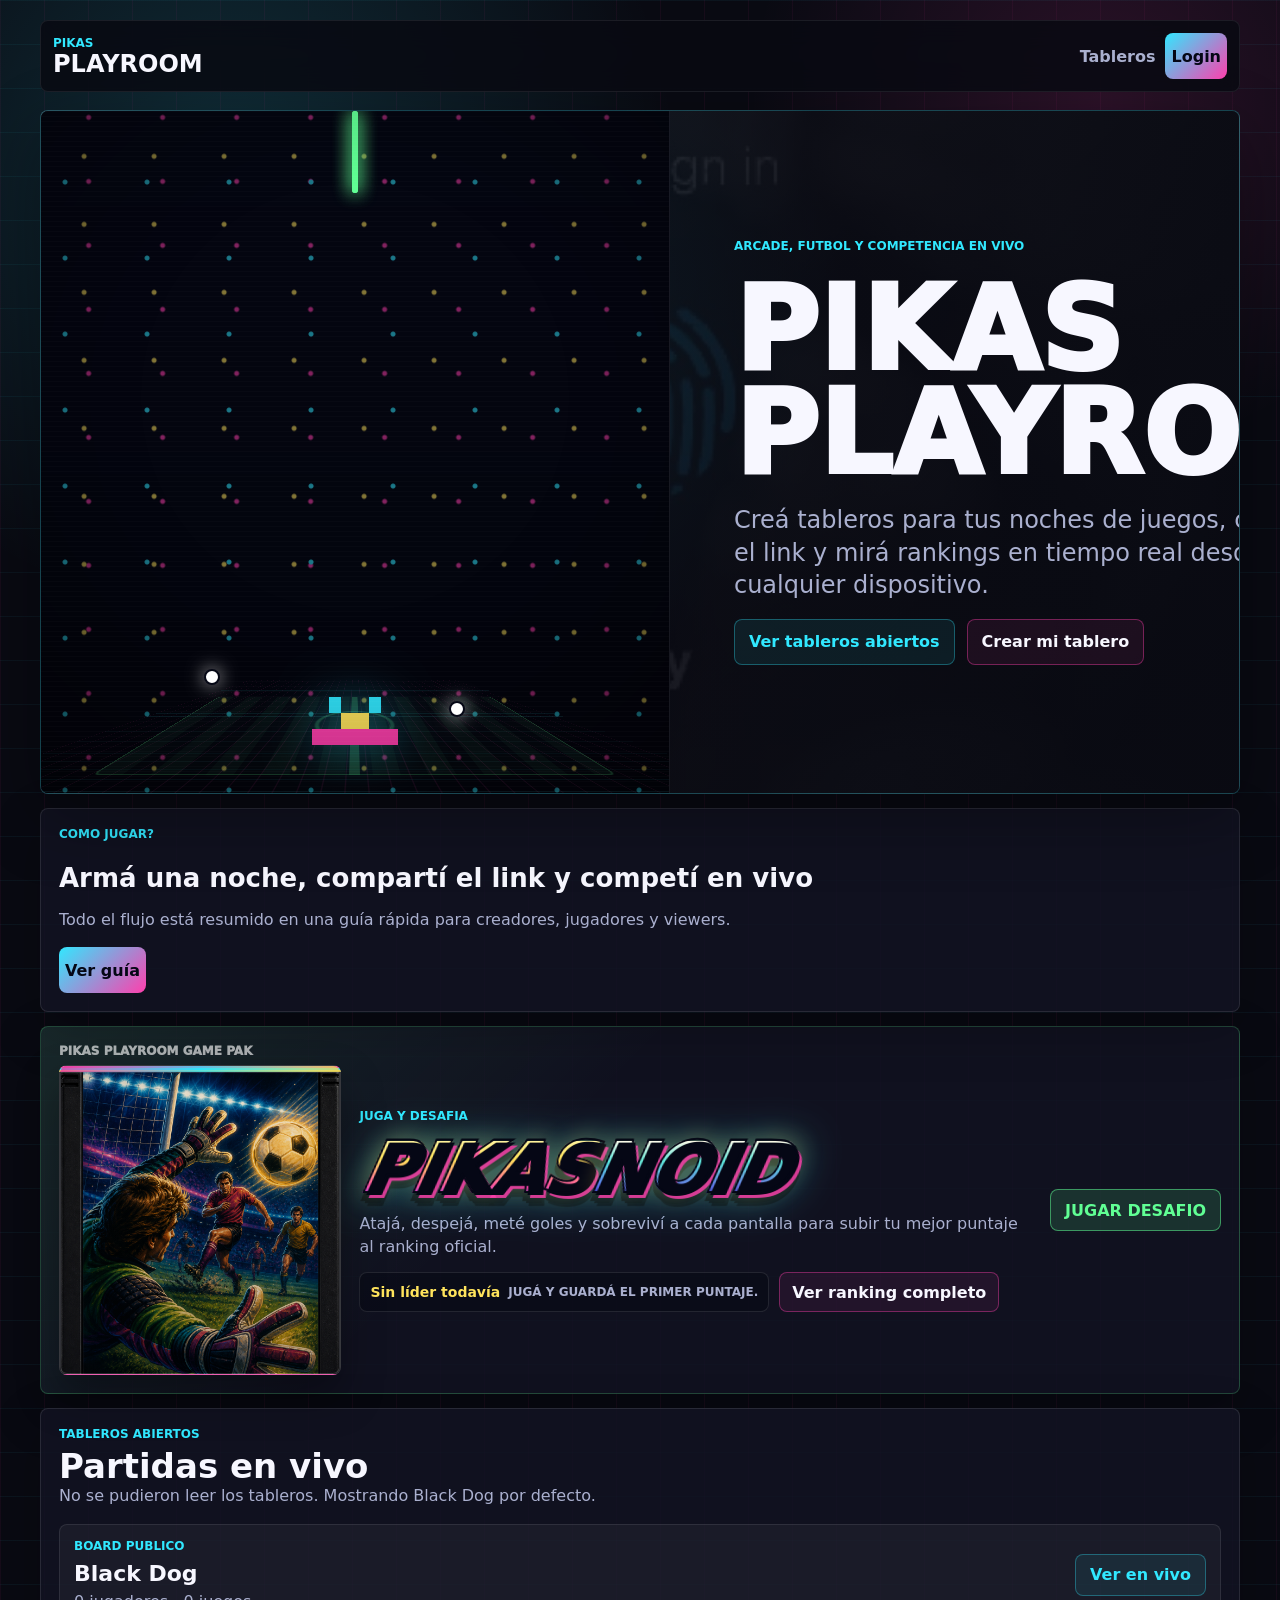
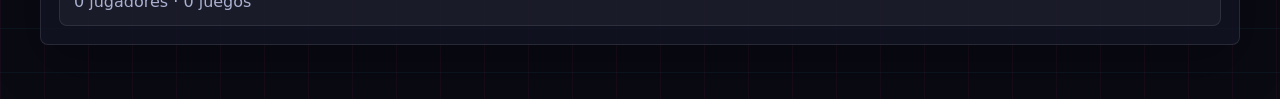
<file: index.html>
<!doctype html>
<html lang="es">
  <head>
    <meta charset="UTF-8" />
    <meta name="viewport" content="width=device-width, initial-scale=1.0" />
    <meta
      name="description"
      content="Pikas Playroom: tableros en vivo para torneos arcade, futbol y noches con amigos."
    />
    <title>Pikas Playroom</title>
    <link rel="stylesheet" href="./styles.css" />
  </head>
  <body>
    <main class="app-shell home-shell">
      <header class="playroom-header">
        <a class="playroom-brand" href="./index.html">
          <span>Pikas</span>
          <strong>Playroom</strong>
        </a>
        <nav class="playroom-nav" aria-label="Navegacion principal">
          <a href="#boards">Tableros</a>
          <button id="open-login-button" type="button" class="primary-button">Login</button>
        </nav>
      </header>

      <section class="playroom-hero" aria-label="Pikas Playroom">
        <div id="arcade-screen" class="arcade-screen arcade-mode-ship playroom-stage" aria-hidden="true">
          <div class="screen-grid"></div>
          <div class="scanlines"></div>
          <div class="starfield"></div>
          <div class="football-field"></div>
          <div class="football-ball ball-one"></div>
          <div class="football-ball ball-two"></div>
          <div class="pixel-orbit orbit-one"></div>
          <div class="pixel-orbit orbit-two"></div>
          <div class="pixel-invader invader-one"></div>
          <div class="pixel-invader invader-two"></div>
          <div class="pixel-invader invader-three"></div>
          <div class="race-road"></div>
          <div class="pixel-ship"></div>
          <div class="laser laser-one"></div>
          <div class="laser laser-two"></div>
        </div>
        <div class="playroom-hero-copy">
          <p class="eyebrow">Arcade, futbol y competencia en vivo</p>
          <h1>Pikas Playroom</h1>
          <p>Creá tableros para tus noches de juegos, compartí el link y mirá rankings en tiempo real desde cualquier dispositivo.</p>
          <div class="hero-actions">
            <a class="primary-link" href="#boards">Ver tableros abiertos</a>
            <button id="hero-login-button" type="button" class="ghost-button">Crear mi tablero</button>
          </div>
        </div>
      </section>

      <section class="how-it-works" aria-label="Como funciona">
        <article class="info-card home-help-card">
          <p class="eyebrow">Como jugar?</p>
          <h2>Armá una noche, compartí el link y competí en vivo</h2>
          <p>Todo el flujo está resumido en una guía rápida para creadores, jugadores y viewers.</p>
          <button id="open-how-button" type="button" class="primary-button">Ver guía</button>
        </article>
      </section>

      <section class="panel challenge-panel" aria-label="Juga y desafia">
        <div class="pikasnoid-cover-wrap" aria-hidden="true">
          <div class="pikasnoid-cover-label">Pikas Playroom Game Pak</div>
          <div class="pikasnoid-cover"></div>
        </div>
        <div class="challenge-panel-copy">
          <p class="eyebrow">Juga y desafia</p>
          <div class="pikasnoid-logo pikasnoid-logo-home" aria-label="Pikasnoid">
            <span>Pikas</span><span>noid</span>
          </div>
          <p>Atajá, despejá, meté goles y sobreviví a cada pantalla para subir tu mejor puntaje al ranking oficial.</p>
          <div class="home-challenge-ranking-head">
            <div id="home-challenge-ranking" class="home-challenge-leader"></div>
            <button id="open-challenge-ranking-button" type="button" class="ghost-button">Ver ranking completo</button>
          </div>
        </div>
        <a id="home-challenge-link" class="play-link" href="./challenge.html?ranking=black-dog">JUGAR DESAFIO</a>
      </section>

      <section id="boards" class="panel public-boards-panel">
        <div class="section-head">
          <div>
            <p class="eyebrow">Tableros abiertos</p>
            <h2>Partidas en vivo</h2>
            <p id="boards-status" class="auth-status">Cargando tableros públicos...</p>
          </div>
        </div>
        <div id="public-boards-list" class="boards-list" aria-live="polite"></div>
      </section>
    </main>

    <dialog id="login-dialog" class="score-dialog login-dialog">
      <div class="score-dialog-panel">
        <div class="dialog-title-row">
          <div>
            <p class="eyebrow">Cuenta</p>
            <h2 id="home-auth-title">Ingresar</h2>
          </div>
          <button id="close-login-button" type="button" class="dialog-close-button" aria-label="Cerrar">x</button>
        </div>
        <p id="home-auth-status" class="auth-status">Crea usuario o inicia sesión para crear tableros.</p>

        <form id="home-auth-form" class="modal-auth-form">
          <label class="field" for="home-auth-name">
            <span>Nombre</span>
            <input id="home-auth-name" type="text" autocomplete="name" placeholder="Martin" />
          </label>
          <label class="field" for="home-auth-email">
            <span>Email</span>
            <input id="home-auth-email" type="email" autocomplete="email" placeholder="martin@email.com" />
          </label>
          <label class="field" for="home-auth-password">
            <span>Password</span>
            <input id="home-auth-password" type="password" autocomplete="current-password" placeholder="Minimo 6 caracteres" />
          </label>
          <div class="auth-actions">
            <button type="submit" class="primary-button">Ingresar</button>
            <button id="home-signup-button" type="button" class="ghost-button">Crear usuario</button>
            <button id="home-logout-button" type="button" class="ghost-button" hidden>Cerrar sesion</button>
          </div>
        </form>

      </div>
    </dialog>

    <dialog id="challenge-ranking-dialog" class="score-dialog">
      <div class="score-dialog-panel">
        <div class="dialog-title-row">
          <div>
            <p class="eyebrow">Pikasnoid</p>
            <h2>Ranking completo</h2>
          </div>
          <button id="close-challenge-ranking-button" type="button" class="dialog-close-button" aria-label="Cerrar">x</button>
        </div>
        <div id="challenge-ranking-full-list" class="challenge-ranking-list"></div>
      </div>
    </dialog>

    <dialog id="home-betkeeper-dialog" class="score-dialog">
      <div class="score-dialog-panel">
        <div class="dialog-title-row">
          <div>
            <p class="eyebrow">BetKeeper</p>
            <h2 id="home-betkeeper-title">Reglas del tablero</h2>
          </div>
          <button id="close-home-betkeeper-button" type="button" class="dialog-close-button" aria-label="Cerrar">x</button>
        </div>
        <div id="home-betkeeper-content" class="betkeeper-public-rules"></div>
      </div>
    </dialog>

    <dialog id="how-dialog" class="score-dialog">
      <div class="score-dialog-panel">
        <div class="dialog-title-row">
          <div>
            <p class="eyebrow">Guia rapida</p>
            <h2>Como jugar?</h2>
          </div>
          <button id="close-how-button" type="button" class="dialog-close-button" aria-label="Cerrar">x</button>
        </div>
        <div class="how-modal-list">
          <article>
            <strong>Crear</strong>
            <span>Entrá con usuario, armá un tablero público o privado y compartí el link.</span>
          </article>
          <article>
            <strong>Cargar</strong>
            <span>En la mesa oficial se anotan jugadores, juegos y puntajes en vivo.</span>
          </article>
          <article>
            <strong>Jugar</strong>
            <span>Desde Pikasnoid competís por puntos oficiales dentro del ranking.</span>
          </article>
          <article>
            <strong>Mirar</strong>
            <span>Los viewers siguen rankings y récords sin poder modificar datos.</span>
          </article>
        </div>
      </div>
    </dialog>

    <template id="empty-state-template">
      <div class="empty-state">
        <strong>No hay tableros públicos todavía.</strong>
        <span>Cuando alguien cree uno público, aparece acá.</span>
      </div>
    </template>

    <script src="./config.js" defer></script>
    <script src="./home.js" defer></script>
  </body>
</html>
</file>
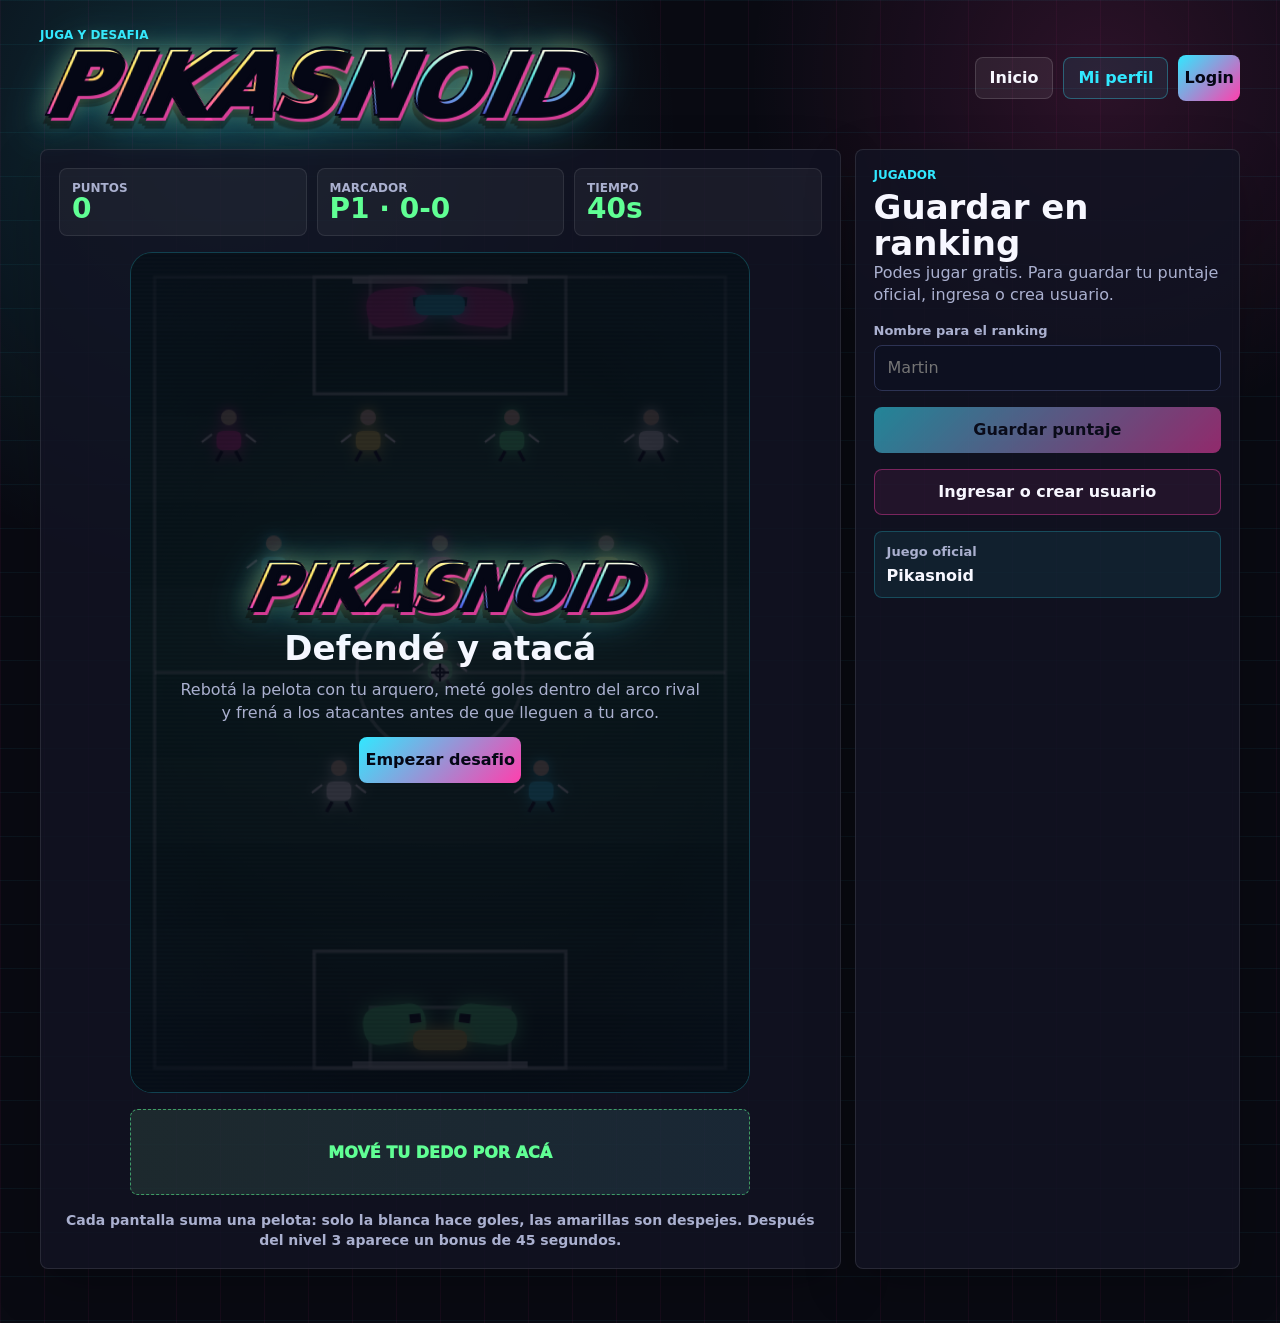
<file: challenge.html>
<!doctype html>
<html lang="es">
  <head>
    <meta charset="UTF-8" />
    <meta name="viewport" content="width=device-width, initial-scale=1.0" />
    <meta
      name="description"
      content="Desafio arcade online de Pikas Playroom con ranking oficial en vivo."
    />
    <title>Desafio Pikasnoid</title>
    <link rel="stylesheet" href="./styles.css" />
  </head>
  <body>
    <main class="app-shell challenge-shell">
      <header class="topbar">
        <div>
          <p class="eyebrow">Juga y desafia</p>
          <div class="pikasnoid-logo" aria-label="Pikasnoid">
            <span>Pikas</span><span>noid</span>
          </div>
        </div>
        <div class="topbar-actions">
          <a class="ghost-link" href="./index.html">Inicio</a>
          <a id="challenge-profile-link" class="primary-link" href="./profile.html" hidden>Mi perfil</a>
          <button id="challenge-header-login-button" type="button" class="primary-button">Login</button>
        </div>
      </header>

      <section class="challenge-layout">
        <section class="panel challenge-game-panel">
          <div class="challenge-hud">
            <div>
              <span>Puntos</span>
              <strong id="challenge-score">0</strong>
            </div>
            <div>
              <span>Marcador</span>
              <strong id="challenge-level">1</strong>
            </div>
            <div>
              <span>Tiempo</span>
              <strong id="challenge-lives">45</strong>
            </div>
          </div>

          <div class="challenge-canvas-wrap">
            <canvas id="challenge-canvas" width="560" height="760" aria-label="Pikasnoid"></canvas>
            <div id="challenge-overlay" class="challenge-overlay">
              <div class="pikasnoid-logo pikasnoid-logo-small" aria-label="Pikasnoid">
                <span>Pikas</span><span>noid</span>
              </div>
              <h2 id="challenge-overlay-title">Defendé y atacá</h2>
              <p id="challenge-overlay-detail">Rebotá la pelota con tu arquero, meté goles dentro del arco rival y frená a los atacantes antes de que lleguen a tu arco.</p>
              <button id="challenge-start-button" type="button" class="primary-button">Empezar desafio</button>
            </div>
          </div>

          <div id="challenge-touch-zone" class="challenge-touch-zone" role="application" aria-label="Zona tactil para mover la paleta">
            <span>Mové tu dedo por acá</span>
          </div>

          <p class="challenge-tip">Cada pantalla suma una pelota: solo la blanca hace goles, las amarillas son despejes. Después del nivel 3 aparece un bonus de 45 segundos.</p>
        </section>

        <aside class="panel challenge-side-panel">
          <div>
            <p class="eyebrow">Jugador</p>
            <h2>Guardar en ranking</h2>
            <p id="challenge-status" class="auth-status">Inicia sesion desde Pikas Playroom para guardar tu puntaje oficial.</p>
          </div>

          <label class="field" for="challenge-player-name">
            <span>Nombre para el ranking</span>
            <input id="challenge-player-name" type="text" autocomplete="name" placeholder="Martin" />
          </label>

          <button id="challenge-save-button" type="button" class="primary-button" disabled>Guardar puntaje</button>
          <button id="challenge-login-button" type="button" class="ghost-button">Ingresar o crear usuario</button>

          <div class="public-link-box">
            <span>Juego oficial</span>
            <strong>Pikasnoid</strong>
          </div>
        </aside>
      </section>
    </main>

    <template id="challenge-empty-template">
      <div class="empty-state">
        <strong>Todavia no hay campañas.</strong>
        <span>El primer valiente inaugura el ranking.</span>
      </div>
    </template>

    <dialog id="challenge-login-dialog" class="score-dialog login-dialog">
      <div class="score-dialog-panel">
        <div class="dialog-title-row">
          <div>
            <p class="eyebrow">Cuenta</p>
            <h2>Guardar puntaje</h2>
          </div>
          <button id="close-challenge-login-button" type="button" class="dialog-close-button" aria-label="Cerrar">x</button>
        </div>
        <p id="challenge-auth-status" class="auth-status">Ingresa o crea usuario para guardar tu puntaje oficial.</p>
        <form id="challenge-auth-form" class="modal-auth-form">
          <label class="field" for="challenge-auth-name">
            <span>Nombre</span>
            <input id="challenge-auth-name" type="text" autocomplete="name" placeholder="Martin" />
          </label>
          <label class="field" for="challenge-auth-email">
            <span>Email</span>
            <input id="challenge-auth-email" type="email" autocomplete="email" placeholder="martin@email.com" />
          </label>
          <label class="field" for="challenge-auth-password">
            <span>Password</span>
            <input id="challenge-auth-password" type="password" autocomplete="current-password" placeholder="Minimo 6 caracteres" />
          </label>
          <div class="auth-actions">
            <button type="submit" class="primary-button">Ingresar</button>
            <button id="challenge-signup-button" type="button" class="ghost-button">Crear usuario</button>
          </div>
        </form>
      </div>
    </dialog>

    <script src="./config.js" defer></script>
    <script src="./challenge.js" defer></script>
  </body>
</html>
</file>
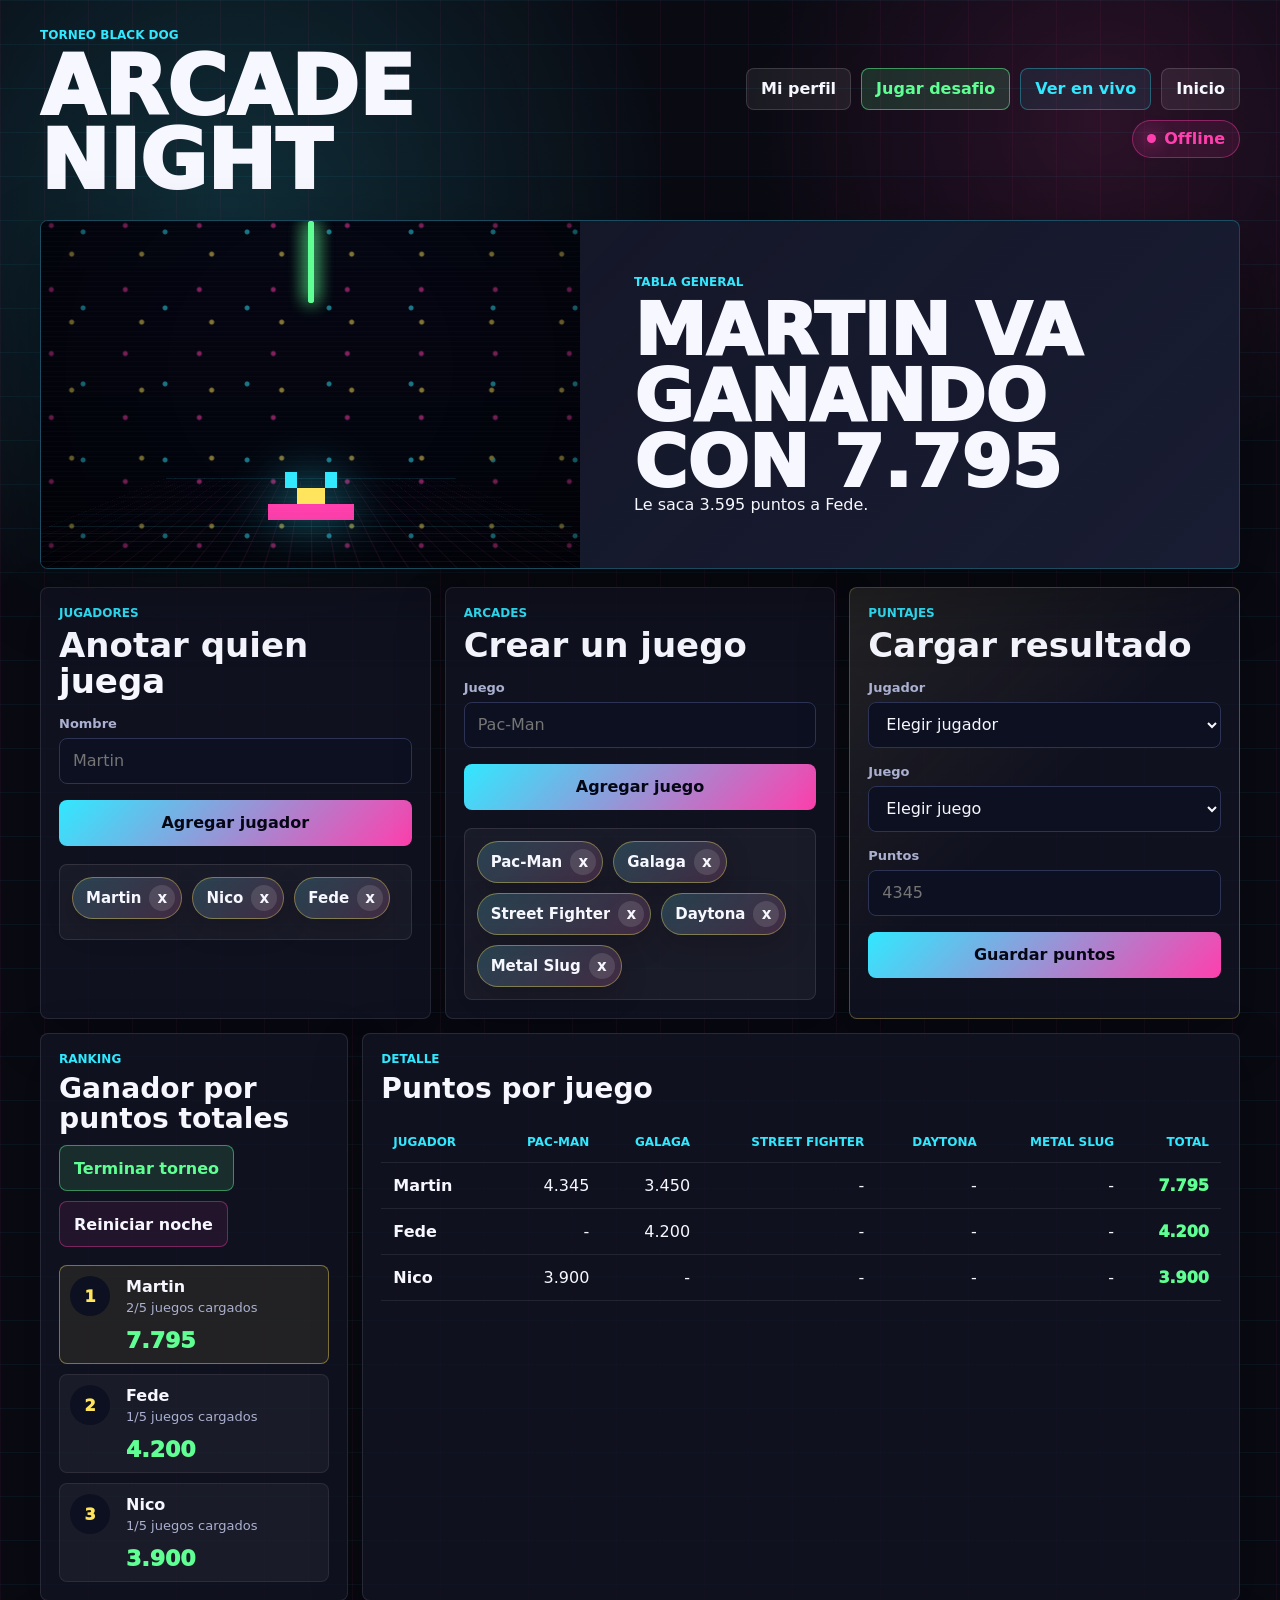
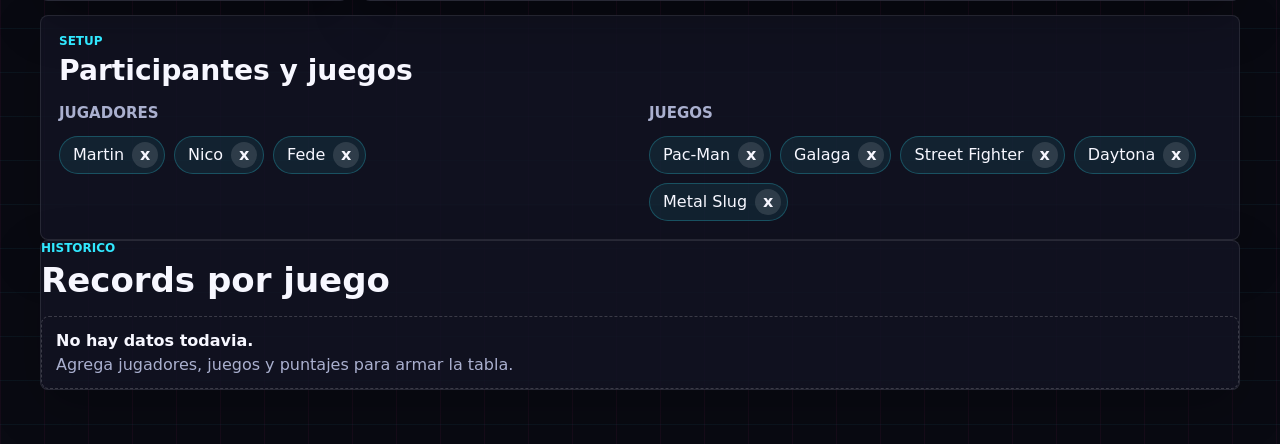
<file: mesa-black-dog-8f3k9.html>
<!doctype html>
<html lang="es">
  <head>
    <meta charset="UTF-8" />
    <meta name="viewport" content="width=device-width, initial-scale=1.0" />
    <meta
      name="description"
      content="Scoreboard arcade para cargar jugadores, juegos y puntajes en una noche de competencia."
    />
    <meta name="robots" content="noindex, nofollow" />
    <title>Arcade Night Scoreboard</title>
    <link rel="stylesheet" href="./styles.css" />
  </head>
  <body>
    <main class="app-shell">
      <header class="topbar">
        <div>
          <p class="eyebrow">Torneo Black Dog</p>
          <h1>Arcade Night</h1>
        </div>
        <div class="topbar-actions">
          <a class="ghost-link" href="./profile.html">Mi perfil</a>
          <a id="game-challenge-link" class="play-link" href="./challenge.html">Jugar desafio</a>
          <a id="game-viewer-link" class="primary-link" href="./viewer.html">Ver en vivo</a>
          <a class="ghost-link" href="./index.html">Inicio</a>
          <div id="sync-badge" class="live-badge" aria-label="Estado de la competencia">
            <span></span>
            <strong id="sync-label">Local</strong>
          </div>
        </div>
      </header>

      <section class="score-hero" aria-label="Resumen del torneo">
        <div id="arcade-screen" class="arcade-screen arcade-mode-ship" aria-hidden="true">
          <div class="screen-grid"></div>
          <div class="scanlines"></div>
          <div class="starfield"></div>
          <div class="pixel-orbit orbit-one"></div>
          <div class="pixel-orbit orbit-two"></div>
          <div class="pixel-invader invader-one"></div>
          <div class="pixel-invader invader-two"></div>
          <div class="pixel-invader invader-three"></div>
          <div class="race-road"></div>
          <div class="pixel-ship"></div>
          <div class="laser laser-one"></div>
          <div class="laser laser-two"></div>
        </div>
        <div class="hero-copy">
          <p class="eyebrow">Tabla general</p>
          <h2 id="leader-title">Cargando torneo...</h2>
          <p id="leader-detail">Agrega jugadores y juegos para empezar.</p>
          <button id="edit-board-button" type="button" class="ghost-button" hidden>Editar tablero</button>
        </div>
      </section>

      <section id="play" class="quick-actions" aria-label="Acciones principales">
        <form id="player-form" class="panel control-panel">
          <div>
            <p class="eyebrow">Jugadores</p>
            <h2>Anotar quien juega</h2>
          </div>
          <label class="field" for="player-name">
            <span>Nombre</span>
            <input id="player-name" type="text" autocomplete="off" placeholder="Martin" />
          </label>
          <button type="submit" class="primary-button">Agregar jugador</button>
          <div id="players-live-list" class="live-chip-list" aria-label="Jugadores cargados"></div>
        </form>

        <form id="game-form" class="panel control-panel">
          <div>
            <p class="eyebrow">Arcades</p>
            <h2>Crear un juego</h2>
          </div>
          <label class="field" for="game-name">
            <span>Juego</span>
            <input id="game-name" type="text" autocomplete="off" placeholder="Pac-Man" />
          </label>
          <button type="submit" class="primary-button">Agregar juego</button>
          <div id="games-live-list" class="live-chip-list" aria-label="Juegos cargados"></div>
        </form>

        <form id="score-form" class="panel control-panel score-form">
          <div>
            <p class="eyebrow">Puntajes</p>
            <h2>Cargar resultado</h2>
          </div>
          <label class="field" for="score-player">
            <span>Jugador</span>
            <select id="score-player"></select>
          </label>
          <label class="field" for="score-game">
            <span>Juego</span>
            <select id="score-game"></select>
          </label>
          <label class="field" for="score-value">
            <span>Puntos</span>
            <input id="score-value" type="text" inputmode="numeric" pattern="[0-9]*" placeholder="4345" />
          </label>
          <button type="submit" class="primary-button">Guardar puntos</button>
        </form>
      </section>

      <section class="content-grid">
        <section class="panel leaderboard-panel">
          <div class="section-head">
            <div>
              <p class="eyebrow">Ranking</p>
              <h2>Ganador por puntos totales</h2>
            </div>
            <div class="tournament-actions">
              <button id="finish-button" type="button" class="finish-button">Terminar torneo</button>
              <button id="reset-button" type="button" class="ghost-button">Reiniciar noche</button>
            </div>
          </div>
          <div id="leaderboard" class="leaderboard" aria-live="polite"></div>
        </section>

        <section class="panel matrix-panel">
          <div class="section-head">
            <div>
              <p class="eyebrow">Detalle</p>
              <h2>Puntos por juego</h2>
            </div>
          </div>
          <div class="table-wrap">
            <table id="score-table"></table>
          </div>
        </section>
      </section>

      <section class="panel roster-panel">
        <div class="section-head">
          <div>
            <p class="eyebrow">Setup</p>
            <h2>Participantes y juegos</h2>
          </div>
        </div>
        <div class="list-grid">
          <div>
            <h3>Jugadores</h3>
            <div id="players-list" class="chip-list"></div>
          </div>
          <div>
            <h3>Juegos</h3>
            <div id="games-list" class="chip-list"></div>
          </div>
        </div>
      </section>

      <section class="panel records-panel">
        <div class="section-head">
          <div>
            <p class="eyebrow">Historico</p>
            <h2>Records por juego</h2>
          </div>
        </div>
        <div class="table-wrap">
          <table id="records-table"></table>
        </div>
      </section>
    </main>

    <template id="empty-state-template">
      <div class="empty-state">
        <strong>No hay datos todavia.</strong>
        <span>Agrega jugadores, juegos y puntajes para armar la tabla.</span>
      </div>
    </template>

    <dialog id="overwrite-dialog" class="score-dialog">
      <form method="dialog" class="score-dialog-panel">
        <p class="eyebrow">Puntaje existente</p>
        <h2 id="overwrite-title">Ese puntaje ya fue cargado</h2>
        <p id="overwrite-message"></p>
        <div class="dialog-actions">
          <button id="keep-score-button" type="button" class="ghost-button">Dejar el puntaje actual</button>
          <button id="change-score-button" type="button" class="primary-button">Cambiar puntaje</button>
        </div>
      </form>
    </dialog>

    <dialog id="board-settings-dialog" class="score-dialog login-dialog">
      <div class="score-dialog-panel">
        <div class="dialog-title-row">
          <div>
            <p class="eyebrow">Tablero</p>
            <h2>Editar tablero</h2>
          </div>
          <button id="close-board-settings" type="button" class="dialog-close-button" aria-label="Cerrar">x</button>
        </div>

        <form id="board-settings-form" class="modal-auth-form">
          <label class="field" for="board-name">
            <span>Nombre</span>
            <input id="board-name" type="text" autocomplete="off" />
          </label>
          <label class="field" for="board-visibility">
            <span>Visibilidad</span>
            <select id="board-visibility">
              <option value="public">Publico</option>
              <option value="private">Privado con link</option>
            </select>
          </label>
          <label class="field" for="board-cover">
            <span>Foto del tablero</span>
            <input id="board-cover" type="file" accept="image/*" />
          </label>
          <button type="submit" class="primary-button">Guardar cambios</button>
        </form>

        <div class="public-link-box">
          <span>Link publico</span>
          <a id="settings-public-link" href="./viewer.html" target="_blank" rel="noreferrer">Abrir viewer</a>
        </div>

        <form id="settings-editor-form" class="editor-form">
          <label class="field" for="settings-editor-email">
            <span>Administrador por email</span>
            <input id="settings-editor-email" type="email" autocomplete="email" placeholder="amigo@email.com" />
          </label>
          <button type="submit" class="ghost-button">Agregar admin</button>
        </form>
        <p id="settings-status" class="auth-status"></p>
      </div>
    </dialog>

    <script src="./config.js" defer></script>
    <script src="./app.js" defer></script>
  </body>
</html>
</file>
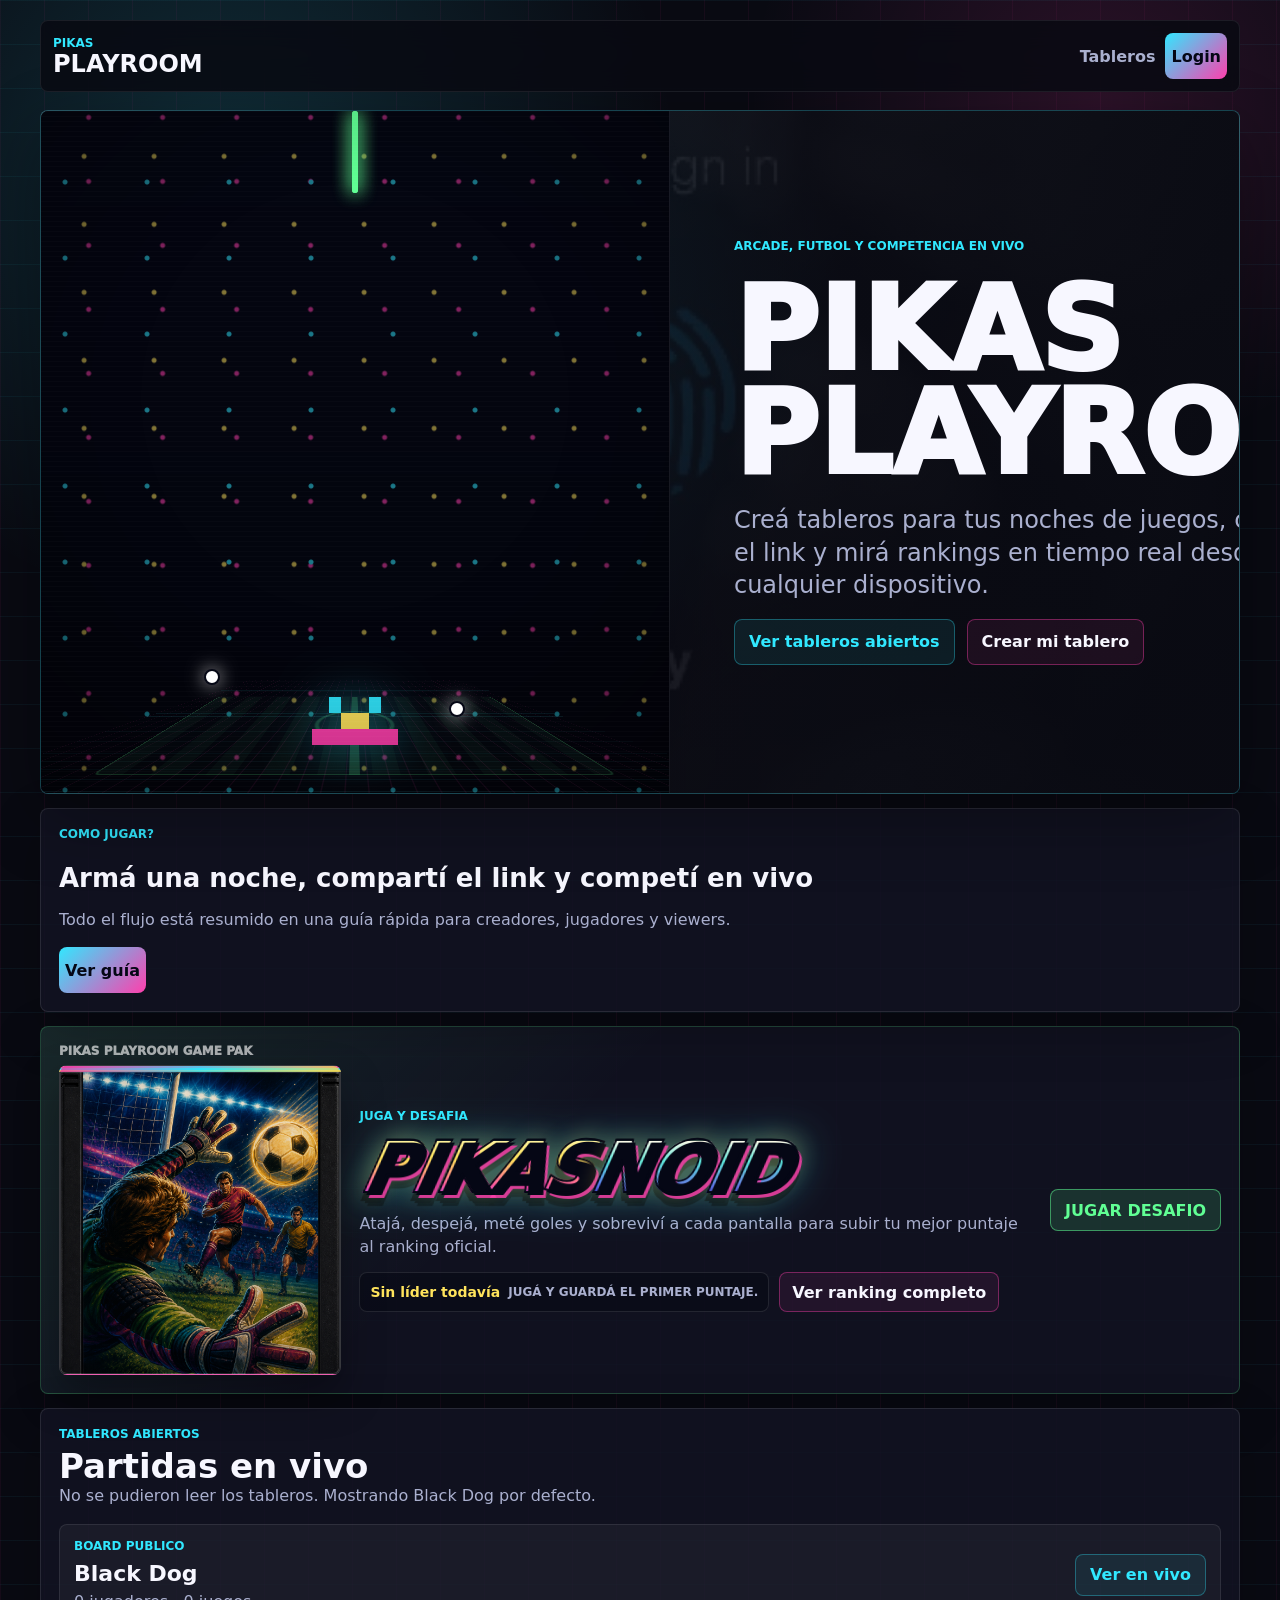
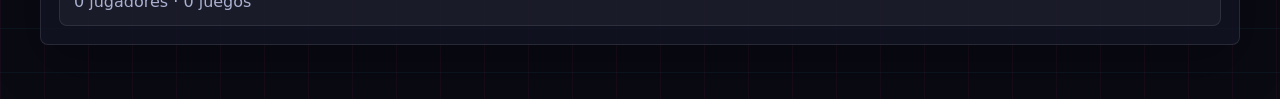
<file: profile.html>
<!doctype html>
<html lang="es">
  <head>
    <meta charset="UTF-8" />
    <meta name="viewport" content="width=device-width, initial-scale=1.0" />
    <meta name="description" content="Perfil de usuario de Pikas Playroom." />
    <title>Mi perfil - Pikas Playroom</title>
    <link rel="stylesheet" href="./styles.css" />
  </head>
  <body>
    <main class="app-shell home-shell">
      <header class="playroom-header">
        <a class="playroom-brand" href="./index.html">
          <span>Pikas</span>
          <strong>Playroom</strong>
        </a>
        <nav class="playroom-nav" aria-label="Navegacion de perfil">
          <a href="./index.html">Inicio</a>
          <button id="profile-logout-button" type="button" class="ghost-button">Cerrar sesion</button>
        </nav>
      </header>

      <section id="profile-panel" class="panel account-panel">
        <div class="account-head">
          <button class="avatar-preview avatar-button" id="avatar-preview" type="button" aria-label="Subir foto de perfil">P</button>
          <input id="profile-photo-file" type="file" accept="image/*" hidden />
          <div>
            <p class="eyebrow">Mi usuario</p>
            <h1 id="profile-title">Perfil</h1>
            <p id="profile-status" class="auth-status">Administra tus tableros y estadisticas.</p>
          </div>
        </div>

        <div class="stats-grid">
          <article class="stat-card">
            <span id="stat-boards">0</span>
            <strong>Tableros creados</strong>
          </article>
          <article class="stat-card">
            <span id="stat-public">0</span>
            <strong>Publicos</strong>
          </article>
          <article class="stat-card">
            <span id="stat-private">0</span>
            <strong>Privados</strong>
          </article>
        </div>

        <button id="open-create-board-button" type="button" class="primary-button">Crear tablero</button>
      </section>

      <section class="panel public-boards-panel">
        <div class="section-head">
          <div>
            <p class="eyebrow">Mis tableros</p>
            <h2>Administracion</h2>
          </div>
        </div>
        <div id="profile-boards-list" class="boards-list"></div>
      </section>
    </main>

    <dialog id="create-board-dialog" class="score-dialog create-board-dialog">
      <div class="score-dialog-panel">
        <div class="dialog-title-row">
          <div>
            <p class="eyebrow">Nuevo tablero</p>
            <h2>Crear playroom</h2>
          </div>
          <button id="close-create-board-button" type="button" class="dialog-close-button" aria-label="Cerrar">x</button>
        </div>
        <p class="auth-status">Definí nombre, link, visibilidad y una imagen de portada para que el tablero se vea bien en Pikas Playroom.</p>
        <form id="profile-ranking-form" class="modal-auth-form">
          <label class="field" for="profile-ranking-name">
            <span>Nombre del tablero</span>
            <input id="profile-ranking-name" type="text" autocomplete="off" placeholder="ingresar nombre del tablero" />
          </label>
          <label class="field" for="profile-ranking-slug">
            <span>Link corto</span>
            <input id="profile-ranking-slug" type="text" autocomplete="off" placeholder="nombre para compartir" />
          </label>
          <label class="field" for="profile-ranking-visibility">
            <span>Visibilidad</span>
            <select id="profile-ranking-visibility">
              <option value="public">Publico</option>
              <option value="private">Privado con link</option>
            </select>
          </label>
          <label class="field" for="profile-ranking-cover">
            <span>Foto del tablero</span>
            <input id="profile-ranking-cover" type="file" accept="image/*" />
          </label>
          <button id="profile-betkeeper-box" type="button" class="betkeeper-launch">
            <span>
              <small>BetKeeper</small>
              <strong id="profile-betkeeper-summary">Configurar caja de acuerdos</strong>
            </span>
            <em id="profile-betkeeper-state">Opcional</em>
          </button>
          <button type="submit" class="primary-button">Crear tablero</button>
        </form>
        <div class="public-link-box" id="profile-created-link-box" hidden>
          <span>Link creado</span>
          <a id="profile-created-link" href="" target="_blank" rel="noreferrer"></a>
        </div>
      </div>
    </dialog>

    <dialog id="betkeeper-config-dialog" class="score-dialog">
      <div class="score-dialog-panel">
        <div class="dialog-title-row">
          <div>
            <p class="eyebrow">BetKeeper</p>
            <h2>Configurar acuerdos</h2>
          </div>
          <button id="close-betkeeper-config-button" type="button" class="dialog-close-button" aria-label="Cerrar">x</button>
        </div>
        <label class="switch-row switch-row-panel" for="profile-betkeeper-enabled">
          <input id="profile-betkeeper-enabled" type="checkbox" />
          <span>Habilitar BetKeeper</span>
        </label>
        <div id="profile-betkeeper-fields" class="betkeeper-fields" hidden>
          <label class="field" for="profile-betkeeper-entry">
            <span>Entrada por jugador</span>
            <input id="profile-betkeeper-entry" type="number" min="0" step="100" placeholder="2000" />
          </label>
          <label class="field" for="profile-betkeeper-currency">
            <span>Moneda</span>
            <select id="profile-betkeeper-currency">
              <option value="ARS">ARS</option>
              <option value="USD">USD</option>
            </select>
          </label>
          <label class="field" for="profile-betkeeper-criterion">
            <span>Criterio ganador</span>
            <select id="profile-betkeeper-criterion">
              <option value="highest_total">Mayor puntaje total del tablero</option>
              <option value="manual">Definido manualmente</option>
            </select>
          </label>
          <label id="profile-betkeeper-manual-criterion-field" class="field betkeeper-manual-field" for="profile-betkeeper-manual-criterion" hidden>
            <span>Criterio definido manualmente</span>
            <textarea id="profile-betkeeper-manual-criterion" rows="3" placeholder="Ej: gana quien llegue primero a 10.000 puntos, o quien gane la final al mejor de 3."></textarea>
          </label>
          <label class="field" for="profile-betkeeper-payout">
            <span>Premio</span>
            <select id="profile-betkeeper-payout">
              <option value="winner_takes_all">Ganador se lleva todo</option>
              <option value="manual_split">Reparto manual</option>
            </select>
          </label>
          <div class="betkeeper-actions">
            <button id="open-game-rules-button" type="button" class="ghost-button">Reglas del juego</button>
            <button id="open-payment-rules-button" type="button" class="ghost-button">Reglas de pago</button>
            <button id="confirm-betkeeper-button" type="button" class="primary-button">Confirmar</button>
          </div>
        </div>
      </div>
    </dialog>

    <dialog id="game-rules-dialog" class="score-dialog">
      <div class="score-dialog-panel">
        <div class="dialog-title-row">
          <div>
            <p class="eyebrow">BetKeeper</p>
            <h2>Reglas del juego</h2>
          </div>
          <button id="close-game-rules-button" type="button" class="dialog-close-button" aria-label="Cerrar">x</button>
        </div>
        <label class="field" for="profile-betkeeper-rules">
          <span>Reglas claras</span>
          <textarea id="profile-betkeeper-rules" rows="6" placeholder="Ej: participan quienes confirmen pago antes de empezar. El ganador se define por mayor puntaje total. En empate se juega revancha."></textarea>
        </label>
      </div>
    </dialog>

    <dialog id="payment-rules-dialog" class="score-dialog">
      <div class="score-dialog-panel">
        <div class="dialog-title-row">
          <div>
            <p class="eyebrow">BetKeeper</p>
            <h2>Reglas de pago</h2>
          </div>
          <button id="close-payment-rules-button" type="button" class="dialog-close-button" aria-label="Cerrar">x</button>
        </div>
        <div class="betkeeper-payment-flow">
          <span>1. Participan</span>
          <span>2. Confirman el pago</span>
          <span>3. Juegan</span>
          <span>4. Todos dan el OK al ganador</span>
          <span>5. Premio liberado</span>
        </div>
      </div>
    </dialog>

    <script src="./config.js" defer></script>
    <script src="./profile.js" defer></script>
  </body>
</html>
</file>
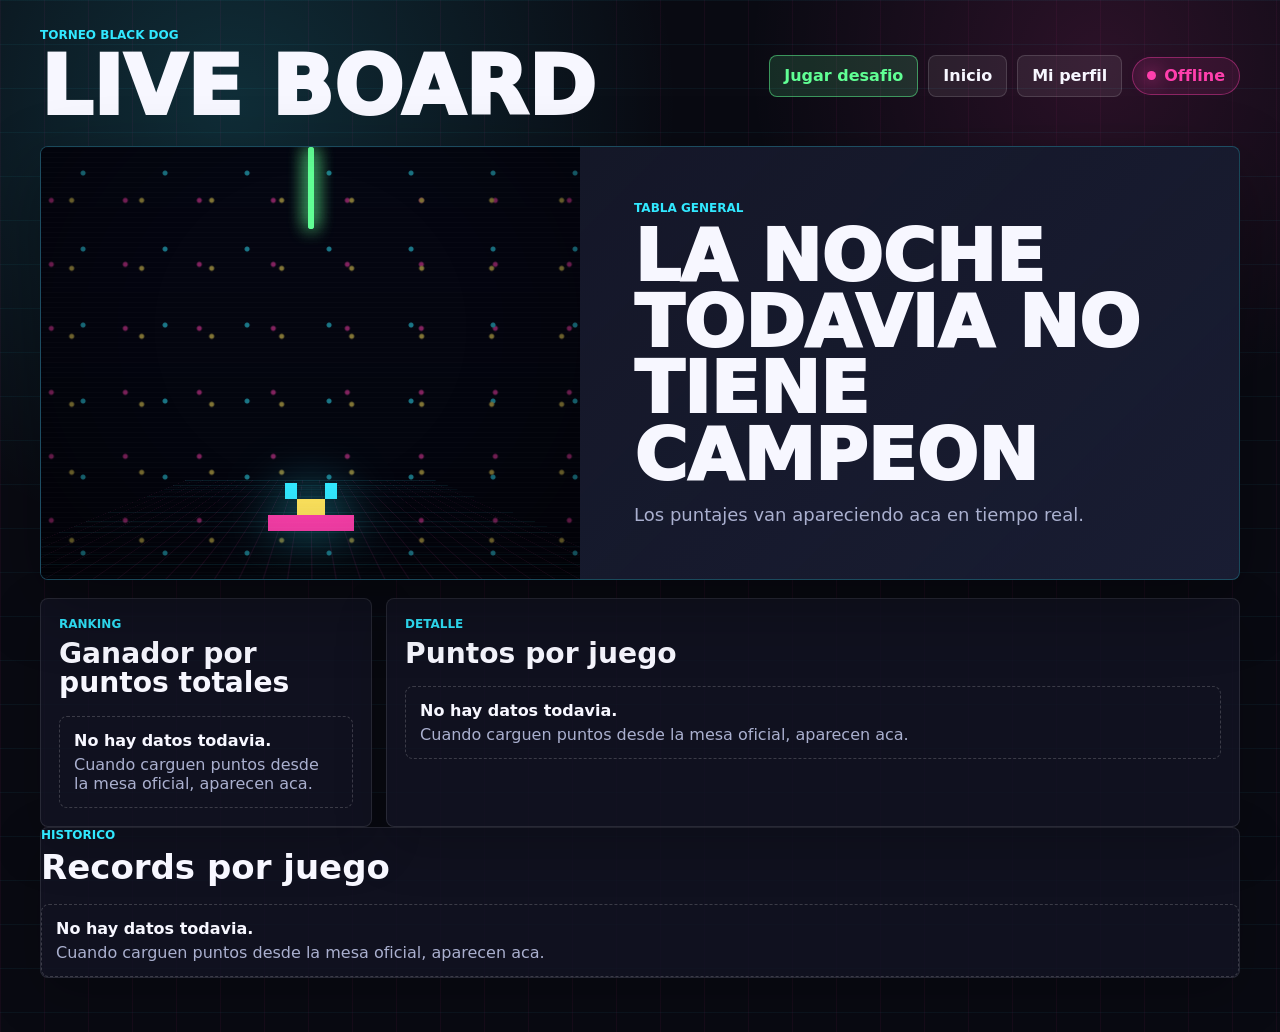
<file: viewer.html>
<!doctype html>
<html lang="es">
  <head>
    <meta charset="UTF-8" />
    <meta name="viewport" content="width=device-width, initial-scale=1.0" />
    <meta
      name="description"
      content="Vista publica en vivo del Torneo Black Dog Arcade Night."
    />
    <title>Torneo Black Dog Live</title>
    <link rel="stylesheet" href="./styles.css" />
  </head>
  <body>
    <main class="app-shell viewer-shell">
      <header class="topbar">
        <div>
          <p class="eyebrow">Torneo Black Dog</p>
          <h1>Live Board</h1>
        </div>
        <div class="topbar-actions">
          <a id="viewer-challenge-link" class="play-link" href="./challenge.html">Jugar desafio</a>
          <a class="ghost-link" href="./index.html">Inicio</a>
          <a class="ghost-link" href="./profile.html">Mi perfil</a>
          <div id="sync-badge" class="live-badge" aria-label="Estado de la competencia">
            <span></span>
            <strong id="sync-label">Conectando</strong>
          </div>
        </div>
      </header>

      <section class="score-hero" aria-label="Resumen del torneo">
        <div id="arcade-screen" class="arcade-screen arcade-mode-ship" aria-hidden="true">
          <div class="screen-grid"></div>
          <div class="scanlines"></div>
          <div class="starfield"></div>
          <div class="pixel-orbit orbit-one"></div>
          <div class="pixel-orbit orbit-two"></div>
          <div class="pixel-invader invader-one"></div>
          <div class="pixel-invader invader-two"></div>
          <div class="pixel-invader invader-three"></div>
          <div class="race-road"></div>
          <div class="pixel-ship"></div>
          <div class="laser laser-one"></div>
          <div class="laser laser-two"></div>
        </div>
        <div class="hero-copy">
          <p class="eyebrow">Tabla general</p>
          <h2 id="leader-title">Cargando torneo...</h2>
          <p id="leader-detail">Esperando puntajes en vivo.</p>
        </div>
      </section>

      <section class="viewer-grid">
        <section class="panel leaderboard-panel">
          <div class="section-head">
            <div>
              <p class="eyebrow">Ranking</p>
              <h2>Ganador por puntos totales</h2>
            </div>
          </div>
          <div id="leaderboard" class="leaderboard" aria-live="polite"></div>
        </section>

        <section class="panel matrix-panel">
          <div class="section-head">
            <div>
              <p class="eyebrow">Detalle</p>
              <h2>Puntos por juego</h2>
            </div>
          </div>
          <div class="table-wrap">
            <table id="score-table"></table>
          </div>
        </section>
      </section>

      <section class="panel records-panel">
        <div class="section-head">
          <div>
            <p class="eyebrow">Historico</p>
            <h2>Records por juego</h2>
          </div>
        </div>
        <div class="table-wrap">
          <table id="records-table"></table>
        </div>
      </section>
    </main>

    <template id="empty-state-template">
      <div class="empty-state">
        <strong>No hay datos todavia.</strong>
        <span>Cuando carguen puntos desde la mesa oficial, aparecen aca.</span>
      </div>
    </template>

    <script src="./config.js" defer></script>
    <script src="./viewer.js" defer></script>
  </body>
</html>
</file>
<file: styles.css>
:root {
  --bg: #090a12;
  --panel: #121423;
  --panel-strong: #191d33;
  --line: #2d3354;
  --text: #f7f7ff;
  --muted: #aab0cf;
  --cyan: #31e8ff;
  --pink: #ff3fad;
  --yellow: #ffe45c;
  --green: #60ff94;
  --shadow: 0 24px 70px rgba(0, 0, 0, 0.32);
  --radius: 8px;
  color: var(--text);
  background: var(--bg);
  font-family:
    Inter, ui-sans-serif, system-ui, -apple-system, BlinkMacSystemFont, "Segoe UI",
    sans-serif;
}

* {
  box-sizing: border-box;
}

body {
  min-height: 100vh;
  margin: 0;
  background:
    linear-gradient(rgba(49, 232, 255, 0.05) 1px, transparent 1px),
    linear-gradient(90deg, rgba(255, 63, 173, 0.05) 1px, transparent 1px),
    radial-gradient(circle at 18% 10%, rgba(49, 232, 255, 0.16), transparent 28rem),
    radial-gradient(circle at 86% 6%, rgba(255, 63, 173, 0.14), transparent 22rem),
    var(--bg);
  background-size: 44px 44px, 44px 44px, auto, auto, auto;
}

button,
input,
select {
  font: inherit;
}

button {
  cursor: pointer;
}

button:disabled,
input:disabled,
select:disabled {
  cursor: not-allowed;
  opacity: 0.54;
}

.app-shell {
  width: min(1200px, calc(100vw - 28px));
  margin: 0 auto;
  padding: 28px 0 54px;
}

.topbar,
.section-head {
  display: flex;
  align-items: center;
  justify-content: space-between;
  gap: 18px;
}

.topbar {
  margin-bottom: 22px;
}

.topbar-actions {
  display: flex;
  flex-wrap: wrap;
  align-items: center;
  justify-content: flex-end;
  gap: 10px;
}

.playroom-header {
  position: sticky;
  top: 0;
  z-index: 20;
  display: flex;
  align-items: center;
  justify-content: space-between;
  gap: 18px;
  margin: -8px 0 18px;
  border: 1px solid rgba(255, 255, 255, 0.08);
  border-radius: var(--radius);
  background: rgba(9, 10, 18, 0.86);
  backdrop-filter: blur(14px);
  padding: 12px;
}

.playroom-brand {
  display: grid;
  gap: 2px;
  color: var(--text);
  text-decoration: none;
}

.playroom-brand span {
  color: var(--cyan);
  font-size: 12px;
  font-weight: 900;
  text-transform: uppercase;
}

.playroom-brand strong {
  font-size: 24px;
  line-height: 1;
  text-transform: uppercase;
}

.pikasnoid-logo {
  display: inline-flex;
  align-items: baseline;
  filter: drop-shadow(0 8px 0 rgba(0, 0, 0, 0.45)) drop-shadow(0 0 18px rgba(49, 232, 255, 0.36));
  font-size: clamp(42px, 8vw, 86px);
  font-style: italic;
  font-weight: 1000;
  letter-spacing: 0;
  line-height: 0.82;
  text-transform: uppercase;
  transform: skewX(-11deg);
}

.pikasnoid-logo span {
  display: inline-block;
  padding: 0 0.04em 0.08em;
  -webkit-text-stroke: 2px #050715;
  text-shadow:
    3px 3px 0 #050715,
    6px 6px 0 rgba(255, 63, 173, 0.82),
    0 0 24px rgba(255, 228, 92, 0.36);
}

.pikasnoid-logo span:first-child {
  background: linear-gradient(180deg, #fff7a8 0%, #ffe45c 30%, #ff3fad 72%, #7d38ff 100%);
  -webkit-background-clip: text;
  background-clip: text;
  color: transparent;
}

.pikasnoid-logo span:last-child {
  margin-left: -0.08em;
  background: linear-gradient(180deg, #ffffff 0%, #31e8ff 34%, #4461ff 74%, #150d70 100%);
  -webkit-background-clip: text;
  background-clip: text;
  color: transparent;
}

.pikasnoid-logo-small {
  justify-self: center;
  font-size: clamp(36px, 7vw, 62px);
}

.playroom-nav {
  display: flex;
  align-items: center;
  gap: 10px;
}

.playroom-nav a {
  color: var(--muted);
  font-weight: 850;
  text-decoration: none;
}

h1,
h2,
h3,
p {
  margin: 0;
}

h1 {
  font-size: clamp(36px, 8vw, 82px);
  font-weight: 950;
  line-height: 0.9;
  letter-spacing: 0;
  text-transform: uppercase;
}

h2 {
  font-size: clamp(22px, 3vw, 34px);
  line-height: 1.05;
  letter-spacing: 0;
}

h3 {
  margin-bottom: 14px;
  color: var(--muted);
  font-size: 15px;
  text-transform: uppercase;
  letter-spacing: 0;
}

.eyebrow {
  margin-bottom: 8px;
  color: var(--cyan);
  font-size: 12px;
  font-weight: 850;
  letter-spacing: 0;
  text-transform: uppercase;
}

.live-badge {
  display: inline-flex;
  align-items: center;
  gap: 8px;
  min-height: 38px;
  padding: 0 14px;
  border: 1px solid rgba(96, 255, 148, 0.36);
  border-radius: 999px;
  background: rgba(96, 255, 148, 0.09);
  color: var(--green);
  font-weight: 850;
}

.live-badge strong {
  font: inherit;
}

.live-badge[data-status="local"] {
  border-color: rgba(255, 228, 92, 0.36);
  background: rgba(255, 228, 92, 0.09);
  color: var(--yellow);
}

.live-badge[data-status="offline"] {
  border-color: rgba(255, 63, 173, 0.42);
  background: rgba(255, 63, 173, 0.1);
  color: var(--pink);
}

.live-badge[data-status="conectando"],
.live-badge[data-status="guardando"],
.live-badge[data-status="reconectando"] {
  border-color: rgba(49, 232, 255, 0.38);
  background: rgba(49, 232, 255, 0.09);
  color: var(--cyan);
}

.live-badge span {
  width: 9px;
  height: 9px;
  border-radius: 50%;
  background: currentColor;
  box-shadow: 0 0 18px currentColor;
}

.score-hero {
  position: relative;
  display: grid;
  grid-template-columns: minmax(220px, 0.9fr) 1.1fr;
  min-height: 280px;
  overflow: hidden;
  margin-bottom: 18px;
  border: 1px solid rgba(49, 232, 255, 0.24);
  border-radius: var(--radius);
  background:
    linear-gradient(135deg, rgba(18, 20, 35, 0.74), rgba(25, 29, 51, 0.96)),
    var(--panel);
  box-shadow: var(--shadow);
}

.playroom-hero {
  position: relative;
  display: grid;
  grid-template-columns: minmax(280px, 1.05fr) minmax(320px, 0.95fr);
  min-height: clamp(560px, 76vh, 760px);
  overflow: hidden;
  margin-bottom: 14px;
  border: 1px solid rgba(49, 232, 255, 0.24);
  border-radius: var(--radius);
  background:
    linear-gradient(135deg, rgba(18, 20, 35, 0.62), rgba(9, 10, 18, 0.94)),
    url("./assets/splash-football.jpeg") center / cover;
  box-shadow: var(--shadow);
}

.playroom-hero::before {
  position: absolute;
  inset: 0;
  background:
    linear-gradient(90deg, rgba(9, 10, 18, 0.36), rgba(9, 10, 18, 0.88)),
    radial-gradient(circle at 35% 30%, rgba(49, 232, 255, 0.18), transparent 24rem);
  content: "";
}

.playroom-stage {
  min-height: 100%;
  border-right: 1px solid rgba(255, 255, 255, 0.08);
  background:
    linear-gradient(180deg, rgba(5, 7, 21, 0.22), rgba(5, 7, 21, 0.76)),
    rgba(5, 7, 21, 0.76);
}

.playroom-hero-copy {
  position: relative;
  z-index: 2;
  display: grid;
  align-content: center;
  gap: 18px;
  padding: clamp(28px, 6vw, 64px);
}

.playroom-hero-copy h1 {
  max-width: 620px;
  font-size: clamp(56px, 9vw, 116px);
}

.playroom-hero-copy p:not(.eyebrow) {
  max-width: 620px;
  color: var(--muted);
  font-size: clamp(18px, 2.3vw, 24px);
  line-height: 1.34;
}

.hero-actions {
  display: flex;
  flex-wrap: wrap;
  gap: 12px;
}

.arcade-screen {
  position: relative;
  min-height: 280px;
  overflow: hidden;
  background:
    linear-gradient(180deg, rgba(0, 0, 0, 0.18), rgba(0, 0, 0, 0.42)),
    #050715;
}

.arcade-screen::after {
  position: absolute;
  inset: 0;
  background: radial-gradient(circle at 50% 42%, transparent 0 42%, rgba(0, 0, 0, 0.38) 100%);
  content: "";
  pointer-events: none;
}

.screen-grid {
  position: absolute;
  inset: 0;
  background:
    linear-gradient(rgba(49, 232, 255, 0.11) 1px, transparent 1px),
    linear-gradient(90deg, rgba(255, 63, 173, 0.1) 1px, transparent 1px);
  background-size: 18px 18px;
  transform: perspective(240px) rotateX(58deg) translateY(42px) scale(1.35);
  transform-origin: bottom;
}

.scanlines,
.starfield,
.race-road,
.pixel-orbit,
.pixel-invader {
  position: absolute;
  pointer-events: none;
}

.scanlines {
  inset: 0;
  z-index: 6;
  background: repeating-linear-gradient(
    180deg,
    rgba(255, 255, 255, 0.045) 0 1px,
    transparent 1px 5px
  );
  mix-blend-mode: screen;
  opacity: 0.32;
}

.starfield {
  inset: 0;
  background:
    radial-gradient(circle, var(--yellow) 0 2px, transparent 3px) 14% 24% / 70px 68px,
    radial-gradient(circle, var(--cyan) 0 2px, transparent 3px) 72% 18% / 82px 76px,
    radial-gradient(circle, var(--pink) 0 2px, transparent 3px) 42% 58% / 74px 64px;
  opacity: 0;
  animation: star-drift 9s linear infinite;
}

.pixel-ship {
  position: absolute;
  left: 50%;
  bottom: 48px;
  width: 86px;
  height: 48px;
  transform: translateX(-50%);
  background:
    linear-gradient(90deg, transparent 0 20%, var(--cyan) 20% 34%, transparent 34% 66%, var(--cyan) 66% 80%, transparent 80%),
    linear-gradient(90deg, transparent 0 34%, var(--yellow) 34% 66%, transparent 66%),
    linear-gradient(90deg, var(--pink) 0 100%);
  background-size: 100% 16px;
  background-position: 0 0, 0 16px, 0 32px;
  background-repeat: no-repeat;
  filter: drop-shadow(0 0 24px rgba(49, 232, 255, 0.56));
}

.pixel-invader {
  top: 54px;
  width: 52px;
  height: 40px;
  opacity: 0;
  background:
    linear-gradient(90deg, transparent 0 14%, var(--green) 14% 29%, transparent 29% 43%, var(--green) 43% 57%, transparent 57% 71%, var(--green) 71% 86%, transparent 86%),
    linear-gradient(90deg, var(--green) 0 100%),
    linear-gradient(90deg, var(--green) 0 18%, transparent 18% 34%, var(--green) 34% 66%, transparent 66% 82%, var(--green) 82%),
    linear-gradient(90deg, transparent 0 18%, var(--pink) 18% 35%, transparent 35% 65%, var(--pink) 65% 82%, transparent 82%);
  background-size: 100% 10px;
  background-position: 0 0, 0 10px, 0 20px, 0 30px;
  background-repeat: no-repeat;
  filter: drop-shadow(0 0 16px rgba(96, 255, 148, 0.6));
  image-rendering: pixelated;
}

.invader-one {
  left: 18%;
}

.invader-two {
  left: 43%;
  animation-delay: 0.25s;
}

.invader-three {
  left: 68%;
  animation-delay: 0.5s;
}

.pixel-orbit {
  width: 18px;
  height: 18px;
  border-radius: 2px;
  opacity: 0;
  background: var(--yellow);
  box-shadow:
    0 0 18px var(--yellow),
    42px 26px 0 var(--cyan),
    -36px 52px 0 var(--pink),
    26px 82px 0 var(--green);
}

.orbit-one {
  left: 44%;
  top: 64px;
}

.orbit-two {
  left: 58%;
  top: 108px;
  transform: scale(0.72);
}

.race-road {
  left: 50%;
  bottom: -8px;
  width: 260px;
  height: 190px;
  opacity: 0;
  transform: translateX(-50%) perspective(160px) rotateX(58deg);
  transform-origin: bottom;
  background:
    linear-gradient(90deg, transparent 0 46%, var(--yellow) 46% 54%, transparent 54%),
    linear-gradient(90deg, var(--pink) 0 4%, transparent 4% 96%, var(--cyan) 96%),
    repeating-linear-gradient(180deg, rgba(255, 255, 255, 0.18) 0 14px, transparent 14px 34px),
    rgba(255, 255, 255, 0.035);
  clip-path: polygon(42% 0, 58% 0, 100% 100%, 0 100%);
}

.football-field {
  position: absolute;
  left: 8%;
  right: 8%;
  bottom: 18px;
  height: 42%;
  border: 2px solid rgba(96, 255, 148, 0.32);
  border-radius: 8px;
  background:
    linear-gradient(90deg, transparent 49%, rgba(96, 255, 148, 0.34) 49% 51%, transparent 51%),
    radial-gradient(circle at 50% 50%, transparent 0 17%, rgba(96, 255, 148, 0.32) 18% 19%, transparent 20%),
    repeating-linear-gradient(90deg, rgba(96, 255, 148, 0.08) 0 28px, rgba(96, 255, 148, 0.02) 28px 56px);
  opacity: 0.68;
  transform: perspective(260px) rotateX(58deg);
  transform-origin: bottom;
}

.football-ball {
  position: absolute;
  z-index: 3;
  width: 16px;
  height: 16px;
  border: 2px solid #050715;
  border-radius: 50%;
  background: #fff;
  box-shadow: 0 0 18px rgba(255, 255, 255, 0.72);
}

.ball-one {
  left: 26%;
  bottom: 108px;
  animation: ball-zig 3.4s linear infinite;
}

.ball-two {
  left: 65%;
  bottom: 76px;
  animation: ball-zig 4.6s linear infinite reverse;
}

.laser {
  position: absolute;
  left: 50%;
  width: 6px;
  height: 82px;
  border-radius: 999px;
  background: var(--green);
  box-shadow: 0 0 18px var(--green);
  transform: translateX(-50%);
  animation: shoot 1.8s linear infinite;
}

.laser-two {
  animation-delay: 0.9s;
}

.arcade-mode-ship .pixel-ship,
.arcade-mode-ship .laser {
  opacity: 1;
}

.arcade-mode-ship .starfield {
  opacity: 0.5;
}

.arcade-mode-invaders .pixel-ship {
  opacity: 0.22;
}

.arcade-mode-invaders .laser {
  opacity: 0;
}

.arcade-mode-invaders .pixel-invader {
  opacity: 1;
  animation: invader-step 1.4s steps(2, end) infinite;
}

.arcade-mode-invaders .starfield {
  opacity: 0.28;
}

.arcade-mode-orbit .pixel-ship,
.arcade-mode-orbit .laser,
.arcade-mode-orbit .pixel-invader {
  opacity: 0;
}

.arcade-mode-orbit .pixel-orbit {
  opacity: 1;
  animation: pixel-orbit 3.2s linear infinite;
}

.arcade-mode-orbit .orbit-two {
  animation-direction: reverse;
}

.arcade-mode-race .pixel-ship,
.arcade-mode-race .laser,
.arcade-mode-race .pixel-invader,
.arcade-mode-race .pixel-orbit {
  opacity: 0;
}

.arcade-mode-race .race-road {
  opacity: 1;
  animation: road-pulse 0.9s linear infinite;
}

.arcade-mode-race .screen-grid {
  opacity: 0.42;
}

.hero-copy {
  display: grid;
  align-content: center;
  padding: clamp(24px, 5vw, 54px);
}

.hero-copy h2 {
  max-width: 620px;
  font-size: clamp(34px, 6vw, 72px);
  font-weight: 950;
  line-height: 0.92;
  text-transform: uppercase;
}

.hero-copy p:last-child {
  max-width: 560px;
  margin-top: 16px;
  color: var(--muted);
  font-size: 18px;
}

.quick-actions,
.content-grid {
  display: grid;
  grid-template-columns: repeat(3, minmax(0, 1fr));
  gap: 14px;
  margin-bottom: 14px;
}

.content-grid {
  grid-template-columns: minmax(260px, 0.65fr) minmax(0, 1.85fr);
}

.viewer-grid {
  display: grid;
  grid-template-columns: minmax(280px, 0.7fr) minmax(0, 1.8fr);
  gap: 14px;
}

.viewer-shell .score-hero {
  min-height: 340px;
}

.viewer-shell .arcade-screen {
  min-height: 340px;
}

.panel {
  border: 1px solid rgba(255, 255, 255, 0.1);
  border-radius: var(--radius);
  background: rgba(18, 20, 35, 0.84);
  box-shadow: 0 18px 52px rgba(0, 0, 0, 0.22);
}

.control-panel {
  display: grid;
  gap: 16px;
  align-content: start;
  padding: 18px;
}

.score-form {
  border-color: rgba(255, 228, 92, 0.28);
  background:
    linear-gradient(135deg, rgba(255, 228, 92, 0.08), transparent 18rem),
    rgba(18, 20, 35, 0.84);
}

.auth-panel {
  display: grid;
  grid-template-columns: minmax(220px, 0.7fr) minmax(0, 1.3fr);
  gap: 18px;
  align-items: end;
  margin-bottom: 18px;
  padding: 18px;
}

.ranking-admin-panel {
  display: grid;
  grid-template-columns: minmax(220px, 0.55fr) minmax(0, 1.45fr);
  gap: 18px;
  align-items: start;
  margin-bottom: 18px;
  padding: 18px;
}

.editors-panel {
  display: grid;
  grid-template-columns: minmax(220px, 0.55fr) minmax(0, 0.9fr) minmax(180px, 0.55fr);
  gap: 18px;
  align-items: start;
  margin-bottom: 18px;
  padding: 18px;
}

.editor-form {
  display: grid;
  grid-template-columns: minmax(0, 1fr) auto;
  gap: 12px;
  align-items: end;
}

.ranking-admin-grid,
.ranking-form {
  display: grid;
  gap: 12px;
}

.ranking-form {
  grid-template-columns: repeat(4, minmax(0, 1fr));
  align-items: end;
}

.home-grid {
  display: grid;
  grid-template-columns: minmax(0, 1fr);
  gap: 14px;
  margin-bottom: 14px;
}

.how-it-works {
  display: grid;
  grid-template-columns: repeat(3, minmax(0, 1fr));
  gap: 14px;
  margin-bottom: 14px;
}

.info-card,
.public-boards-panel {
  display: grid;
  gap: 16px;
  border: 1px solid rgba(255, 255, 255, 0.1);
  border-radius: var(--radius);
  background: rgba(18, 20, 35, 0.84);
  box-shadow: 0 18px 52px rgba(0, 0, 0, 0.22);
  padding: 18px;
}

.info-card h2 {
  font-size: 26px;
}

.info-card p:not(.eyebrow) {
  color: var(--muted);
  line-height: 1.45;
}

.challenge-panel {
  display: grid;
  grid-template-columns: minmax(220px, 0.42fr) minmax(0, 1fr) auto;
  gap: 18px;
  align-items: center;
  margin-bottom: 14px;
  border-color: rgba(96, 255, 148, 0.22);
  background:
    linear-gradient(135deg, rgba(96, 255, 148, 0.1), transparent 28rem),
    rgba(18, 20, 35, 0.84);
  padding: 18px;
}

.challenge-panel-copy {
  display: grid;
  gap: 10px;
}

.pikasnoid-logo-home {
  font-size: clamp(42px, 6vw, 68px);
}

.pikasnoid-cover-wrap {
  display: grid;
  gap: 8px;
}

.pikasnoid-cover {
  position: relative;
  display: grid;
  min-height: 310px;
  overflow: hidden;
  border: 1px solid rgba(255, 255, 255, 0.18);
  border-radius: 8px;
  background:
    linear-gradient(180deg, rgba(255, 64, 172, 0.92) 0 2px, rgba(49, 232, 255, 0.92) 2px 4px, rgba(255, 228, 92, 0.92) 4px 6px, #0b0c12 6px 100%);
  box-shadow:
    inset 0 0 0 5px rgba(255, 255, 255, 0.035),
    inset 0 -18px 36px rgba(0, 0, 0, 0.44),
    0 20px 42px rgba(0, 0, 0, 0.34);
}

.pikasnoid-cover::before {
  position: absolute;
  top: 0;
  right: 0;
  left: 0;
  height: 6px;
  background:
    linear-gradient(90deg, rgba(255, 64, 172, 0.8), rgba(49, 232, 255, 0.8), rgba(255, 228, 92, 0.8));
  content: "";
  opacity: 0.95;
  pointer-events: none;
  z-index: 3;
}

.pikasnoid-cover::after {
  position: absolute;
  inset: 6px 0 0;
  border: 1px solid rgba(255, 255, 255, 0.14);
  border-radius: 0 0 7px 7px;
  background:
    linear-gradient(180deg, rgba(4, 6, 14, 0.02), rgba(4, 6, 14, 0.22)),
    url("./assets/pikasnoid-cover.png") center / cover no-repeat;
  box-shadow:
    inset 0 0 34px rgba(0, 0, 0, 0.28),
    0 0 0 1px rgba(0, 0, 0, 0.34);
  content: "";
  z-index: 1;
}

.pikasnoid-cover-label {
  position: relative;
  color: rgba(255, 255, 255, 0.64);
  font-size: 12px;
  font-weight: 1000;
  letter-spacing: 0;
  line-height: 1;
  text-transform: uppercase;
}

.pikasnoid-cover-art {
  position: absolute;
  inset: 46px 0 0;
  overflow: hidden;
  background:
    radial-gradient(circle at 50% 78%, rgba(96, 255, 148, 0.2), transparent 34%),
    linear-gradient(180deg, #151c35 0%, #123f2b 52%, #092916 100%);
}

.cover-stadium {
  position: absolute;
  inset: 0 0 auto;
  height: 36%;
  background:
    radial-gradient(ellipse at center, rgba(255, 255, 255, 0.22), transparent 58%),
    repeating-linear-gradient(90deg, rgba(255, 255, 255, 0.08) 0 8px, rgba(0, 0, 0, 0.08) 8px 16px);
  clip-path: polygon(0 0, 100% 0, 82% 100%, 18% 100%);
  opacity: 0.75;
}

.cover-field-lines {
  position: absolute;
  inset: 29% 8% 5%;
  border: 2px solid rgba(255, 255, 255, 0.58);
  transform: perspective(260px) rotateX(46deg);
  transform-origin: bottom;
}

.cover-field-lines::before,
.cover-field-lines::after {
  position: absolute;
  content: "";
}

.cover-field-lines::before {
  inset: 42% 0 auto;
  border-top: 2px solid rgba(255, 255, 255, 0.42);
}

.cover-field-lines::after {
  left: 50%;
  bottom: 8%;
  width: 78px;
  height: 48px;
  border: 2px solid rgba(255, 255, 255, 0.54);
  transform: translateX(-50%);
}

.cover-keeper {
  position: absolute;
  left: 50%;
  bottom: 28px;
  width: 110px;
  height: 46px;
  border-radius: 999px;
  background:
    radial-gradient(circle at 18% 50%, #60ff94 0 25px, transparent 26px),
    radial-gradient(circle at 82% 50%, #60ff94 0 25px, transparent 26px),
    linear-gradient(90deg, transparent 0 25%, #ffe45c 25% 75%, transparent 75%);
  filter: drop-shadow(0 0 18px rgba(96, 255, 148, 0.54));
  transform: translateX(-50%);
}

.cover-ball {
  position: absolute;
  width: 18px;
  height: 18px;
  border-radius: 50%;
  background: #ffffff;
  box-shadow: 0 0 18px rgba(255, 255, 255, 0.78);
}

.cover-ball-one {
  right: 22%;
  top: 35%;
}

.cover-ball-two {
  left: 24%;
  bottom: 34%;
  background: #ffe45c;
}

.cover-striker {
  position: absolute;
  width: 24px;
  height: 34px;
  border-radius: 999px 999px 6px 6px;
  background: #ff3fad;
  box-shadow: 0 0 16px rgba(255, 63, 173, 0.56);
}

.cover-striker::before {
  position: absolute;
  top: -11px;
  left: 6px;
  width: 12px;
  height: 12px;
  border-radius: 50%;
  background: #f6d0a8;
  content: "";
}

.cover-striker-one {
  left: 28%;
  top: 38%;
}

.cover-striker-two {
  right: 30%;
  top: 48%;
  background: #31e8ff;
}

.pikasnoid-logo-cover {
  position: absolute;
  z-index: 3;
  right: 10px;
  bottom: 12px;
  font-size: 34px;
}

.challenge-panel p:not(.eyebrow) {
  color: var(--muted);
  line-height: 1.45;
}

.account-panel {
  display: grid;
  gap: 18px;
  margin-bottom: 14px;
  padding: 18px;
}

.account-panel > .primary-button {
  justify-self: start;
  padding: 0 18px;
}

.account-head {
  display: flex;
  align-items: center;
  gap: 14px;
}

.avatar-preview {
  display: grid;
  width: 72px;
  height: 72px;
  flex: 0 0 auto;
  place-items: center;
  border: 1px solid rgba(49, 232, 255, 0.35);
  border-radius: 50%;
  background:
    linear-gradient(135deg, rgba(49, 232, 255, 0.16), rgba(255, 63, 173, 0.18)),
    #0d1020;
  background-position: center;
  background-size: cover;
  color: var(--cyan);
  font-size: 30px;
  font-weight: 950;
}

.avatar-button {
  cursor: pointer;
}

.avatar-button:hover {
  border-color: rgba(255, 228, 92, 0.58);
  color: var(--yellow);
}

.account-grid,
.profile-form {
  display: grid;
  gap: 12px;
}

.stats-grid {
  display: grid;
  grid-template-columns: repeat(3, minmax(0, 1fr));
  gap: 12px;
}

.stat-card {
  display: grid;
  gap: 6px;
  border: 1px solid rgba(255, 255, 255, 0.09);
  border-radius: var(--radius);
  background: rgba(255, 255, 255, 0.045);
  padding: 14px;
}

.stat-card span {
  color: var(--green);
  font-size: 34px;
  font-weight: 950;
  line-height: 1;
}

.stat-card strong {
  color: var(--muted);
}

.profile-form,
.home-ranking-form {
  grid-template-columns: minmax(0, 1fr) auto;
  align-items: end;
}

.home-admin-link,
.primary-link {
  display: inline-flex;
  align-items: center;
  justify-content: center;
  min-height: 42px;
  border: 1px solid rgba(49, 232, 255, 0.32);
  border-radius: var(--radius);
  background: rgba(49, 232, 255, 0.08);
  color: var(--cyan);
  font-weight: 900;
  padding: 0 14px;
  text-decoration: none;
}

.boards-list {
  display: grid;
  gap: 10px;
}

.board-card {
  position: relative;
  overflow: hidden;
  display: grid;
  grid-template-columns: 1fr auto;
  gap: 14px;
  align-items: center;
  border: 1px solid rgba(255, 255, 255, 0.09);
  border-radius: var(--radius);
  background: rgba(255, 255, 255, 0.045);
  padding: 14px;
}

.board-card > * {
  position: relative;
  z-index: 2;
}

.board-card-cover {
  min-height: 150px;
  align-content: end;
  background: rgba(255, 255, 255, 0.045);
  isolation: isolate;
}

.board-card-cover::after,
.board-card-cover::before {
  position: absolute;
  inset: 0;
  content: "";
}

.board-card-cover::after {
  z-index: 0;
  background: var(--board-cover) center / cover no-repeat;
  transform: scale(1.03);
}

.board-card-cover::before {
  z-index: 1;
  background:
    linear-gradient(90deg, rgba(9, 10, 18, 0.86), rgba(9, 10, 18, 0.34)),
    linear-gradient(180deg, rgba(9, 10, 18, 0.1), rgba(9, 10, 18, 0.86)),
    repeating-linear-gradient(180deg, rgba(255, 255, 255, 0.03) 0 1px, transparent 1px 5px);
}

.board-card h3 {
  margin: 0 0 6px;
  color: var(--text);
  font-size: 22px;
  text-transform: none;
}

.board-card span {
  color: var(--muted);
}

.board-card-management {
  grid-template-columns: 1fr;
}

.board-actions,
.board-admin-row {
  display: flex;
  flex-wrap: wrap;
  gap: 10px;
}

.board-admin-row input {
  flex: 1 1 220px;
}

.ghost-link,
.danger-button,
.play-link {
  display: inline-flex;
  align-items: center;
  justify-content: center;
  min-height: 42px;
  border-radius: var(--radius);
  font-weight: 900;
  padding: 0 14px;
  text-decoration: none;
}

.ghost-link {
  border: 1px solid rgba(255, 255, 255, 0.14);
  background: rgba(255, 255, 255, 0.07);
  color: var(--text);
}

.danger-button {
  border: 1px solid rgba(255, 63, 173, 0.44);
  background: rgba(255, 63, 173, 0.1);
  color: var(--pink);
}

.play-link {
  border: 1px solid rgba(96, 255, 148, 0.5);
  background: rgba(96, 255, 148, 0.14);
  color: var(--green);
}

.cover-upload {
  display: grid;
  gap: 7px;
  color: var(--muted);
  font-size: 13px;
  font-weight: 750;
}

.cover-upload input {
  min-height: auto;
  padding: 9px;
}

.betkeeper-wizard {
  display: grid;
  gap: 0;
  padding: 14px;
  border: 1px solid rgba(255, 228, 92, 0.22);
  border-radius: var(--radius);
  background:
    linear-gradient(135deg, rgba(255, 228, 92, 0.08), rgba(49, 232, 255, 0.055)),
    rgba(255, 255, 255, 0.035);
}

.betkeeper-launch {
  display: flex;
  align-items: center;
  justify-content: space-between;
  gap: 12px;
  width: 100%;
  min-height: 72px;
  border: 1px solid rgba(255, 228, 92, 0.22);
  border-radius: var(--radius);
  background:
    linear-gradient(135deg, rgba(255, 228, 92, 0.08), rgba(49, 232, 255, 0.055)),
    rgba(255, 255, 255, 0.035);
  color: var(--text);
  padding: 14px;
  text-align: left;
}

.betkeeper-launch small,
.betkeeper-launch em {
  color: var(--muted);
  font-size: 12px;
  font-style: normal;
  font-weight: 900;
  text-transform: uppercase;
}

.betkeeper-launch span {
  display: grid;
  gap: 4px;
}

.betkeeper-launch strong {
  color: var(--text);
  font-size: 16px;
}

.betkeeper-launch-active {
  border-color: rgba(96, 255, 148, 0.42);
}

.betkeeper-launch-active em {
  color: var(--green);
}

.betkeeper-wizard-head,
.switch-row {
  display: flex;
  align-items: center;
  justify-content: space-between;
  gap: 12px;
}

.switch-row-panel {
  justify-content: flex-start;
  margin-bottom: 12px;
}

.betkeeper-wizard-head strong {
  color: var(--text);
  font-size: 16px;
}

.switch-row {
  color: var(--green);
  font-size: 13px;
  font-weight: 900;
  text-transform: uppercase;
}

.switch-row input {
  min-height: auto;
  width: 18px;
  height: 18px;
}

.betkeeper-fields {
  display: grid;
  grid-template-columns: repeat(2, minmax(0, 1fr));
  gap: 10px;
}

.betkeeper-actions {
  grid-column: 1 / -1;
}

.betkeeper-actions {
  display: flex;
  flex-wrap: wrap;
  gap: 10px;
}

.betkeeper-summary {
  border: 1px solid rgba(255, 255, 255, 0.09);
  border-radius: var(--radius);
  background: rgba(5, 7, 21, 0.48);
}

.betkeeper-summary {
  display: grid;
  gap: 4px;
  margin-top: 10px;
  padding: 10px;
}

.betkeeper-summary strong {
  color: var(--yellow);
  font-size: 13px;
  text-transform: uppercase;
}

.betkeeper-summary span {
  color: var(--muted);
  font-size: 13px;
}

.betkeeper-summary-muted strong {
  color: var(--muted);
}

.betkeeper-payment-flow {
  display: grid;
  gap: 10px;
}

.betkeeper-payment-flow span,
.betkeeper-public-rules article {
  padding: 12px;
  border: 1px solid rgba(255, 228, 92, 0.2);
  border-radius: var(--radius);
  background: rgba(255, 228, 92, 0.07);
}

.betkeeper-payment-flow span {
  color: var(--text);
  font-weight: 850;
}

.betkeeper-public-rules {
  display: grid;
  gap: 10px;
}

.betkeeper-public-rules article {
  display: grid;
  gap: 4px;
}

.betkeeper-public-rules strong {
  color: var(--yellow);
  font-size: 13px;
  text-transform: uppercase;
}

.betkeeper-public-rules span {
  color: var(--muted);
  line-height: 1.4;
}

.challenge-layout {
  display: grid;
  grid-template-columns: minmax(320px, 1.35fr) minmax(280px, 0.65fr);
  gap: 14px;
}

.challenge-game-panel,
.challenge-side-panel {
  display: grid;
  gap: 16px;
  align-content: start;
  padding: 18px;
}

.challenge-hud {
  display: grid;
  grid-template-columns: repeat(3, minmax(0, 1fr));
  gap: 10px;
}

.challenge-hud div {
  min-width: 0;
  border: 1px solid rgba(255, 255, 255, 0.09);
  border-radius: var(--radius);
  background: rgba(255, 255, 255, 0.045);
  padding: 12px;
}

.challenge-hud span {
  display: block;
  color: var(--muted);
  font-size: 12px;
  font-weight: 850;
  text-transform: uppercase;
}

.challenge-hud strong {
  color: var(--green);
  display: block;
  overflow: hidden;
  font-size: clamp(18px, 4.2vw, 28px);
  line-height: 1;
  text-overflow: ellipsis;
  white-space: nowrap;
}

.challenge-canvas-wrap {
  position: relative;
  overflow: hidden;
  justify-self: center;
  width: min(100%, 620px);
  border: 1px solid rgba(49, 232, 255, 0.25);
  border-radius: 22px;
  background: #070915;
  box-shadow:
    inset 0 0 42px rgba(49, 232, 255, 0.12),
    inset 0 0 92px rgba(0, 0, 0, 0.7);
}

.challenge-canvas-wrap::before,
.challenge-canvas-wrap::after {
  position: absolute;
  inset: 0;
  z-index: 2;
  border-radius: inherit;
  content: "";
  pointer-events: none;
}

.challenge-canvas-wrap::before {
  background:
    radial-gradient(circle at center, transparent 54%, rgba(0, 0, 0, 0.22) 78%, rgba(0, 0, 0, 0.64) 100%),
    radial-gradient(circle at center, rgba(255, 255, 255, 0.09), transparent 62%);
}

.challenge-canvas-wrap::after {
  background:
    linear-gradient(rgba(255, 255, 255, 0.035) 50%, rgba(0, 0, 0, 0.06) 50%),
    radial-gradient(ellipse at center, transparent 62%, rgba(49, 232, 255, 0.16) 100%);
  background-size: 100% 4px, 100% 100%;
}

.challenge-canvas-wrap canvas {
  display: block;
  width: 100%;
  aspect-ratio: 560 / 760;
  border-radius: 18px;
  touch-action: none;
  transform: scale(1.018);
}

.challenge-touch-zone {
  display: grid;
  justify-self: center;
  width: min(100%, 620px);
  min-height: 86px;
  place-items: center;
  border: 1px dashed rgba(96, 255, 148, 0.55);
  border-radius: var(--radius);
  background:
    linear-gradient(90deg, rgba(96, 255, 148, 0.07), rgba(49, 232, 255, 0.07)),
    rgba(255, 255, 255, 0.035);
  color: var(--green);
  font-size: 16px;
  font-weight: 950;
  text-transform: uppercase;
  touch-action: none;
  user-select: none;
}

.challenge-touch-zone span {
  pointer-events: none;
}

.challenge-overlay {
  position: absolute;
  inset: 0;
  z-index: 3;
  display: grid;
  justify-items: center;
  place-content: center;
  gap: 12px;
  background: rgba(7, 9, 21, 0.84);
  padding: 24px;
  text-align: center;
}

.challenge-overlay::before {
  position: absolute;
  inset: 0;
  z-index: -1;
  background:
    radial-gradient(circle at 18% 12%, rgba(255, 228, 92, 0.28) 0 4px, transparent 5px),
    radial-gradient(circle at 74% 18%, rgba(49, 232, 255, 0.26) 0 5px, transparent 6px),
    radial-gradient(circle at 38% 78%, rgba(255, 63, 173, 0.24) 0 4px, transparent 5px),
    radial-gradient(circle at 88% 72%, rgba(96, 255, 148, 0.22) 0 5px, transparent 6px);
  background-size: 96px 96px;
  content: "";
  opacity: 0;
  transform: translateY(-18px);
  transition: opacity 180ms ease, transform 240ms ease;
}

.challenge-overlay-win {
  background:
    radial-gradient(circle at 50% 30%, rgba(96, 255, 148, 0.18), transparent 34%),
    rgba(7, 9, 21, 0.88);
}

.challenge-overlay-win::before,
.challenge-overlay-bonus::before {
  opacity: 1;
  transform: translateY(0);
}

.challenge-overlay-loss {
  background:
    radial-gradient(circle at 50% 30%, rgba(255, 63, 92, 0.2), transparent 34%),
    linear-gradient(rgba(255, 63, 92, 0.08), rgba(7, 9, 21, 0.92)),
    rgba(7, 9, 21, 0.92);
}

.challenge-overlay-loss h2 {
  color: #ff6d8d;
  text-shadow: 0 0 22px rgba(255, 63, 92, 0.42);
}

.challenge-overlay-win h2,
.challenge-overlay-bonus h2 {
  color: var(--green);
  text-shadow: 0 0 24px rgba(96, 255, 148, 0.44);
}

.challenge-overlay-bonus-intro h2 {
  max-width: 520px;
  color: var(--yellow);
  font-size: clamp(42px, 9vw, 82px);
  line-height: 0.9;
  text-shadow:
    0 0 12px rgba(255, 228, 92, 0.8),
    0 0 34px rgba(255, 63, 173, 0.38);
}

.challenge-overlay-bonus-intro::after {
  width: min(72%, 360px);
  height: 118px;
  border-radius: 999px 999px 26px 26px;
  background:
    radial-gradient(circle at 24% 44%, #60ff94 0 34px, transparent 35px),
    radial-gradient(circle at 76% 44%, #60ff94 0 34px, transparent 35px),
    linear-gradient(90deg, transparent 0 18%, #ffe45c 18% 82%, transparent 82%);
  box-shadow: 0 0 34px rgba(96, 255, 148, 0.26);
  content: "";
  animation: bonusKeeper 760ms ease-in-out infinite alternate;
}

@keyframes bonusKeeper {
  from {
    transform: translateX(-22px) rotate(-2deg);
  }
  to {
    transform: translateX(22px) rotate(2deg);
  }
}

.challenge-overlay[hidden] {
  display: none;
}

.challenge-overlay p:not(.eyebrow) {
  max-width: 520px;
  color: var(--muted);
  line-height: 1.45;
}

.challenge-ranking-list {
  display: grid;
  gap: 10px;
}

.home-help-card {
  grid-column: 1 / -1;
}

.home-help-card .primary-button {
  width: fit-content;
}

.home-challenge-ranking-head {
  display: flex;
  flex-wrap: wrap;
  align-items: center;
  gap: 10px;
  margin-top: 4px;
}

.home-challenge-leader {
  display: flex;
  min-height: 40px;
  align-items: center;
  gap: 8px;
  padding: 8px 10px;
  border: 1px solid rgba(255, 255, 255, 0.1);
  border-radius: 8px;
  background: rgba(5, 7, 18, 0.46);
}

.home-challenge-leader span {
  color: var(--muted);
  font-size: 12px;
  font-weight: 800;
  text-transform: uppercase;
}

.home-challenge-leader strong {
  color: var(--yellow);
  font-size: 14px;
}

.home-challenge-leader em {
  color: var(--green);
  font-size: 13px;
  font-style: normal;
  font-weight: 1000;
}

.home-challenge-ranking-head .ghost-button {
  min-height: 40px;
  padding: 0 12px;
  white-space: nowrap;
}

.how-modal-list {
  display: grid;
  gap: 10px;
}

.how-modal-list article {
  display: grid;
  gap: 4px;
  padding: 13px;
  border: 1px solid rgba(255, 255, 255, 0.09);
  border-radius: var(--radius);
  background: rgba(255, 255, 255, 0.045);
}

.how-modal-list strong {
  color: var(--green);
  font-size: 15px;
}

.how-modal-list span {
  color: var(--muted);
  font-size: 14px;
  line-height: 1.4;
}

.challenge-tip {
  color: var(--muted);
  font-size: 14px;
  font-weight: 750;
  line-height: 1.4;
  text-align: center;
}

.dialog-title-row {
  display: flex;
  align-items: start;
  justify-content: space-between;
  gap: 14px;
}

.dialog-close-button {
  display: grid;
  width: 34px;
  height: 34px;
  place-items: center;
  border: 1px solid rgba(255, 255, 255, 0.12);
  border-radius: 50%;
  background: rgba(255, 255, 255, 0.08);
  color: var(--text);
  font-weight: 950;
}

.login-dialog {
  width: min(760px, calc(100vw - 28px));
}

.account-panel-modal {
  border-top: 1px solid rgba(255, 255, 255, 0.1);
  margin-top: 4px;
  padding-top: 16px;
}

.modal-auth-form {
  display: grid;
  gap: 12px;
}

.public-link-box {
  display: grid;
  gap: 7px;
  border: 1px solid rgba(49, 232, 255, 0.22);
  border-radius: var(--radius);
  background: rgba(49, 232, 255, 0.07);
  padding: 12px;
}

.public-link-box span {
  color: var(--muted);
  font-size: 13px;
  font-weight: 750;
}

.public-link-box a {
  color: var(--cyan);
  font-weight: 900;
  overflow-wrap: anywhere;
}

.auth-status {
  color: var(--muted);
  line-height: 1.4;
}

.auth-form {
  display: grid;
  grid-template-columns: repeat(3, minmax(0, 1fr));
  gap: 12px;
}

.auth-actions {
  display: flex;
  flex-wrap: wrap;
  grid-column: 1 / -1;
  gap: 10px;
}

.field {
  display: grid;
  gap: 7px;
}

.field span {
  color: var(--muted);
  font-size: 13px;
  font-weight: 750;
}

input,
select {
  width: 100%;
  min-height: 46px;
  border: 1px solid var(--line);
  border-radius: var(--radius);
  background: #0d1020;
  color: var(--text);
  padding: 0 13px;
  outline: none;
}

input:focus,
select:focus {
  border-color: var(--cyan);
  box-shadow: 0 0 0 3px rgba(49, 232, 255, 0.14);
}

.primary-button,
.ghost-button,
.finish-button {
  min-height: 46px;
  border-radius: var(--radius);
  font-weight: 900;
}

.primary-button {
  border: 0;
  background: linear-gradient(135deg, var(--cyan), var(--pink));
  color: #050715;
}

.ghost-button {
  border: 1px solid rgba(255, 63, 173, 0.4);
  background: rgba(255, 63, 173, 0.08);
  color: var(--text);
  padding: 0 14px;
}

.finish-button {
  border: 1px solid rgba(96, 255, 148, 0.46);
  background: rgba(96, 255, 148, 0.12);
  color: var(--green);
  padding: 0 14px;
}

.finish-button.is-finished {
  border-color: rgba(255, 228, 92, 0.5);
  background: rgba(255, 228, 92, 0.12);
  color: var(--yellow);
}

.tournament-actions {
  display: flex;
  flex-wrap: wrap;
  gap: 10px;
}

.score-dialog {
  width: min(440px, calc(100vw - 28px));
  border: 1px solid rgba(255, 228, 92, 0.34);
  border-radius: var(--radius);
  background: rgba(18, 20, 35, 0.98);
  color: var(--text);
  box-shadow: var(--shadow);
  padding: 0;
}

.create-board-dialog {
  width: min(680px, calc(100vw - 28px));
}

.score-dialog::backdrop {
  background: rgba(0, 0, 0, 0.68);
  backdrop-filter: blur(3px);
}

.score-dialog-panel {
  display: grid;
  gap: 14px;
  padding: 22px;
}

.score-dialog-panel h2 {
  font-size: 28px;
}

.score-dialog-panel p:not(.eyebrow) {
  color: var(--muted);
  line-height: 1.45;
}

.dialog-actions {
  display: grid;
  grid-template-columns: 1fr;
  gap: 10px;
  margin-top: 4px;
}

.leaderboard-panel,
.matrix-panel,
.roster-panel {
  min-width: 0;
  padding: 18px;
}

.leaderboard-panel h2,
.matrix-panel h2,
.roster-panel h2 {
  font-size: clamp(24px, 2.2vw, 30px);
}

.leaderboard-panel .section-head {
  align-items: flex-start;
  flex-direction: column;
  gap: 12px;
}

.leaderboard-panel .ghost-button,
.leaderboard-panel .finish-button {
  flex: 0 0 auto;
  white-space: nowrap;
}

.leaderboard {
  display: grid;
  gap: 10px;
  margin-top: 18px;
}

.leader-row {
  display: grid;
  grid-template-columns: 44px 1fr;
  align-items: center;
  gap: 12px;
  min-height: 66px;
  border: 1px solid rgba(255, 255, 255, 0.08);
  border-radius: var(--radius);
  background: rgba(255, 255, 255, 0.045);
  padding: 10px;
}

.leader-row:first-child {
  border-color: rgba(255, 228, 92, 0.42);
  background: rgba(255, 228, 92, 0.08);
}

.rank-number {
  display: grid;
  width: 40px;
  height: 40px;
  place-items: center;
  border-radius: 50%;
  background: #0d1020;
  color: var(--yellow);
  font-weight: 950;
}

.leader-main {
  display: grid;
  gap: 4px;
  min-width: 0;
}

.leader-main strong {
  overflow-wrap: anywhere;
}

.leader-main span {
  color: var(--muted);
  font-size: 13px;
}

.total-score,
.table-total {
  color: var(--green);
  font-weight: 950;
}

.total-score {
  grid-column: 2;
  font-size: 22px;
}

.table-wrap {
  overflow-x: auto;
  margin-top: 18px;
}

table {
  width: 100%;
  min-width: 620px;
  border-collapse: collapse;
}

caption {
  text-align: left;
}

th,
td {
  border-bottom: 1px solid rgba(255, 255, 255, 0.08);
  padding: 13px 12px;
  text-align: right;
  white-space: nowrap;
}

th:first-child,
td:first-child {
  text-align: left;
}

thead th {
  color: var(--cyan);
  font-size: 12px;
  text-transform: uppercase;
}

tbody th {
  color: var(--text);
}

.list-grid {
  display: grid;
  grid-template-columns: repeat(2, minmax(0, 1fr));
  gap: 18px;
  margin-top: 18px;
}

.chip-list {
  display: flex;
  flex-wrap: wrap;
  gap: 9px;
}

.live-chip-list {
  display: flex;
  flex-wrap: wrap;
  gap: 10px;
  align-content: flex-start;
  min-height: 76px;
  margin-top: 2px;
  border: 1px solid rgba(255, 255, 255, 0.1);
  border-radius: var(--radius);
  background: rgba(255, 255, 255, 0.045);
  padding: 12px;
}

.data-chip {
  display: inline-flex;
  align-items: center;
  gap: 8px;
  max-width: 100%;
  min-height: 38px;
  border: 1px solid rgba(49, 232, 255, 0.24);
  border-radius: 999px;
  background: rgba(49, 232, 255, 0.08);
  padding: 0 6px 0 13px;
}

.data-chip-live {
  min-height: 42px;
  border-color: rgba(255, 228, 92, 0.38);
  background:
    linear-gradient(135deg, rgba(49, 232, 255, 0.14), rgba(255, 63, 173, 0.12)),
    rgba(255, 255, 255, 0.06);
  box-shadow: 0 10px 28px rgba(0, 0, 0, 0.18);
  font-size: 15px;
  font-weight: 850;
}

.data-chip span {
  overflow: hidden;
  text-overflow: ellipsis;
}

.data-chip button {
  display: grid;
  width: 26px;
  height: 26px;
  place-items: center;
  border: 0;
  border-radius: 50%;
  background: rgba(255, 255, 255, 0.12);
  color: var(--text);
  font-weight: 900;
}

.empty-state {
  display: grid;
  gap: 5px;
  width: 100%;
  border: 1px dashed rgba(255, 255, 255, 0.18);
  border-radius: var(--radius);
  padding: 14px;
  color: var(--muted);
}

.empty-state strong {
  color: var(--text);
}

.inline-empty {
  align-self: center;
  color: var(--muted);
  font-size: 14px;
  font-weight: 750;
}

@keyframes shoot {
  0% {
    top: 210px;
    opacity: 0;
  }
  16% {
    opacity: 1;
  }
  100% {
    top: -90px;
    opacity: 0;
  }
}

@keyframes star-drift {
  0% {
    background-position:
      14% 24%,
      72% 18%,
      42% 58%;
  }
  100% {
    background-position:
      14% 124%,
      72% 118%,
      42% 158%;
  }
}

@keyframes invader-step {
  0% {
    transform: translateX(-12px);
  }
  50% {
    transform: translateX(12px) translateY(10px);
  }
  100% {
    transform: translateX(-12px);
  }
}

@keyframes pixel-orbit {
  0% {
    transform: rotate(0deg) translateX(32px) rotate(0deg);
  }
  100% {
    transform: rotate(360deg) translateX(32px) rotate(-360deg);
  }
}

@keyframes road-pulse {
  0% {
    background-position:
      0 0,
      0 0,
      0 0,
      0 0;
  }
  100% {
    background-position:
      0 0,
      0 0,
      0 34px,
      0 0;
  }
}

@keyframes ball-zig {
  0% {
    transform: translate(0, 0);
  }
  25% {
    transform: translate(44px, -22px);
  }
  50% {
    transform: translate(88px, 6px);
  }
  75% {
    transform: translate(42px, 24px);
  }
  100% {
    transform: translate(0, 0);
  }
}

@media (max-width: 900px) {
  .score-hero,
  .playroom-hero,
  .quick-actions,
  .content-grid,
  .viewer-grid,
  .challenge-layout,
  .auth-panel,
  .ranking-admin-panel,
  .editors-panel,
  .how-it-works,
  .challenge-panel,
  .stats-grid,
  .list-grid {
    grid-template-columns: 1fr;
  }

  .auth-form,
  .ranking-form,
  .editor-form,
  .profile-form,
  .home-ranking-form,
  .betkeeper-fields,
  .board-card {
    grid-template-columns: 1fr;
  }

  .arcade-screen {
    min-height: 190px;
  }

  .pikasnoid-cover {
    min-height: 250px;
  }
}

@media (max-width: 620px) {
  .app-shell {
    width: min(100% - 20px, 1200px);
    padding-top: 18px;
  }

  .topbar,
  .playroom-header,
  .section-head {
    align-items: flex-start;
    flex-direction: column;
  }

  .playroom-nav,
  .topbar-actions,
  .hero-actions {
    width: 100%;
    justify-content: flex-start;
  }

  .playroom-nav a,
  .playroom-nav button,
  .topbar-actions a,
  .topbar-actions button,
  .hero-actions a,
  .hero-actions button {
    flex: 1;
  }

  .playroom-hero {
    min-height: auto;
  }

  .playroom-stage {
    min-height: 290px;
  }

  .live-badge {
    min-height: 34px;
  }

  .score-hero {
    min-height: auto;
  }

  .hero-copy {
    padding: 22px;
  }

  .hero-copy h2 {
    font-size: 34px;
  }

  .leader-row {
    grid-template-columns: 38px 1fr;
  }

  .total-score {
    grid-column: 2;
  }

  .challenge-hud {
    gap: 6px;
  }

  .challenge-hud div {
    padding: 9px 7px;
  }

  .challenge-hud span {
    font-size: 10px;
  }

  .challenge-hud strong {
    font-size: clamp(16px, 5vw, 21px);
  }
}
</file>
